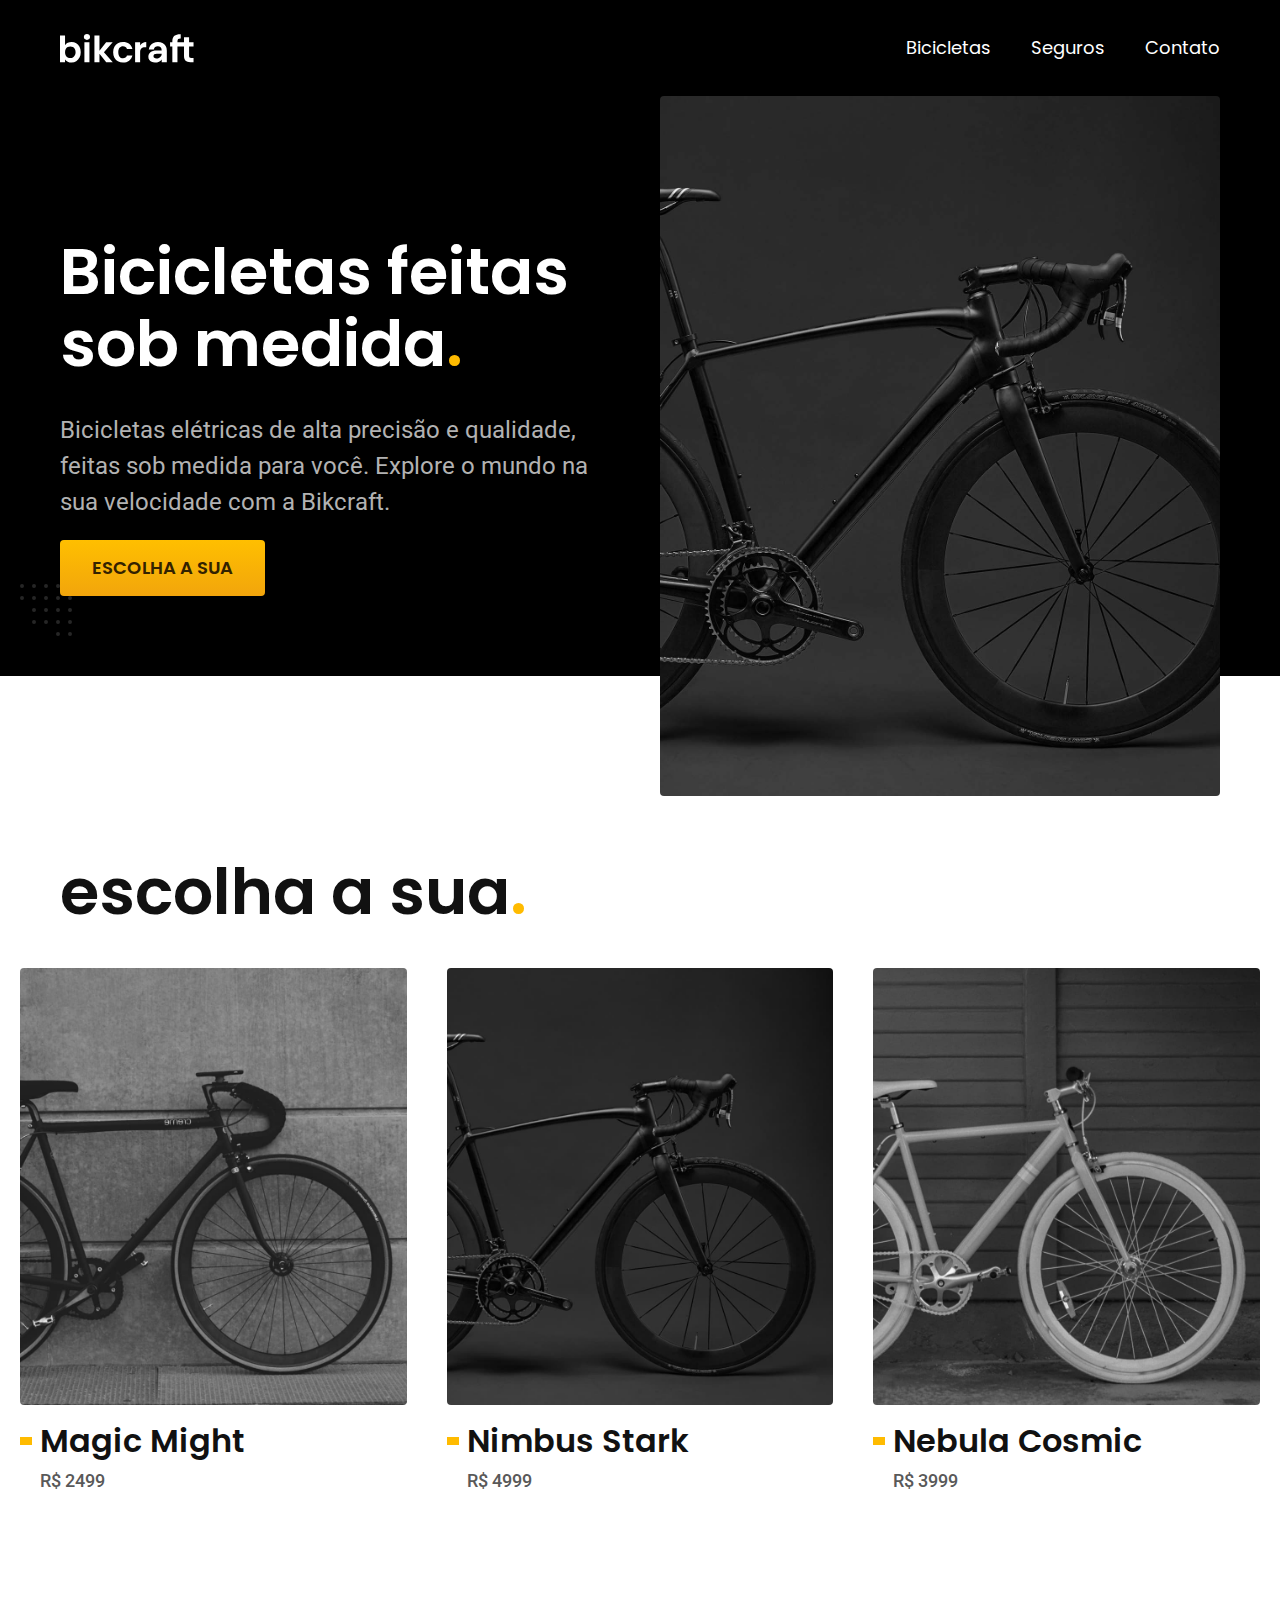
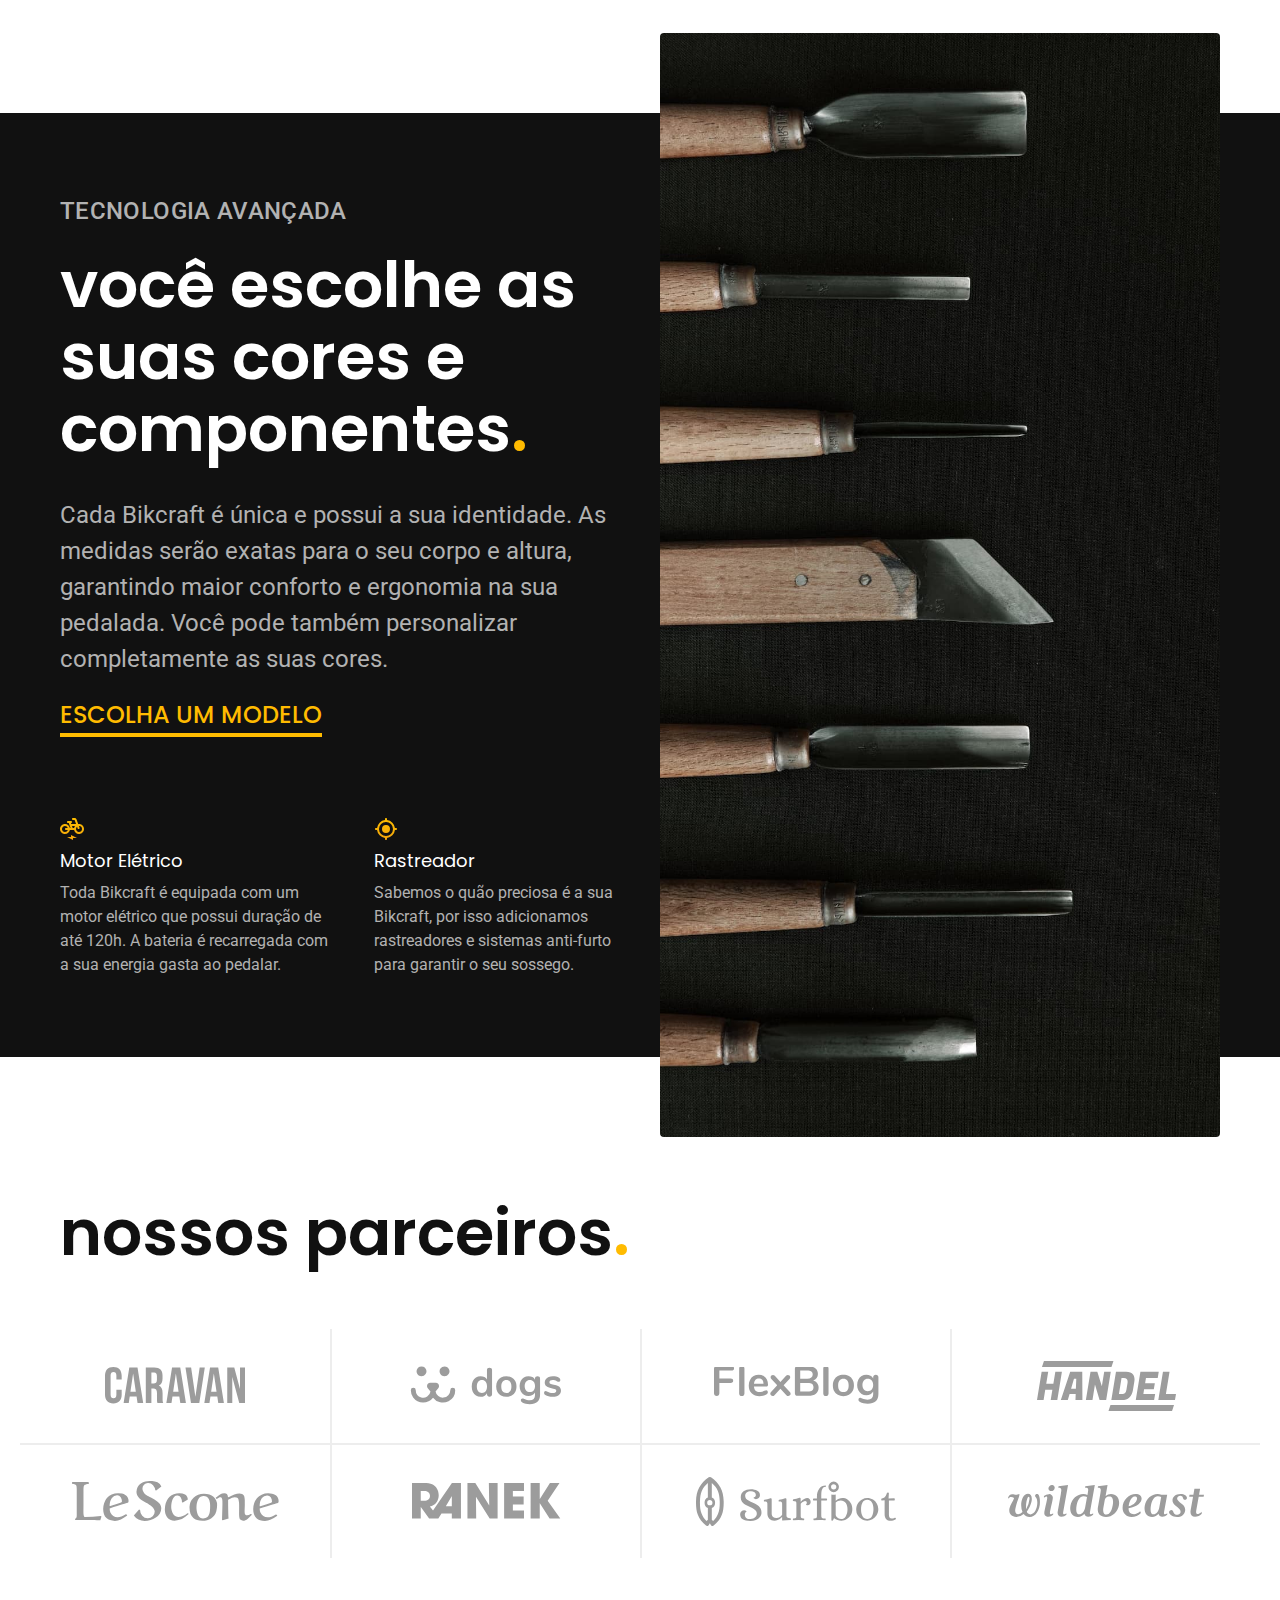
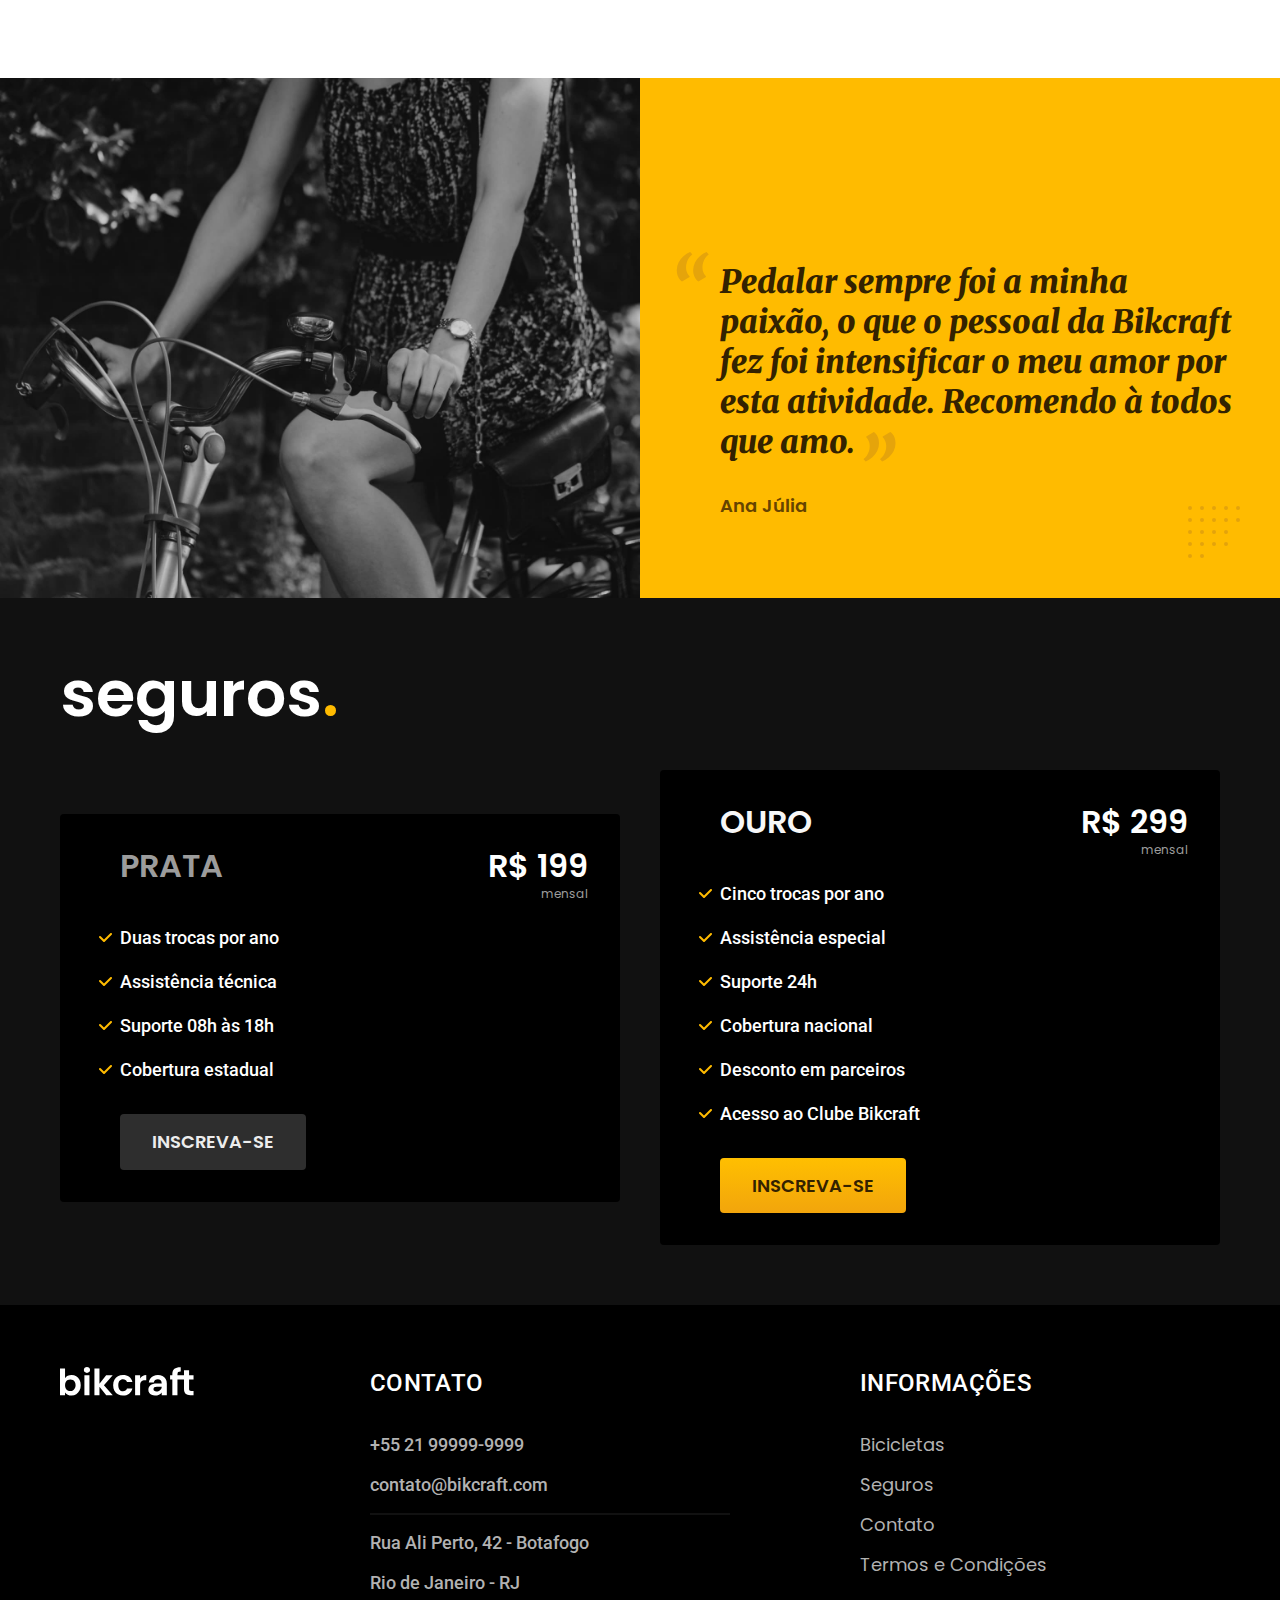
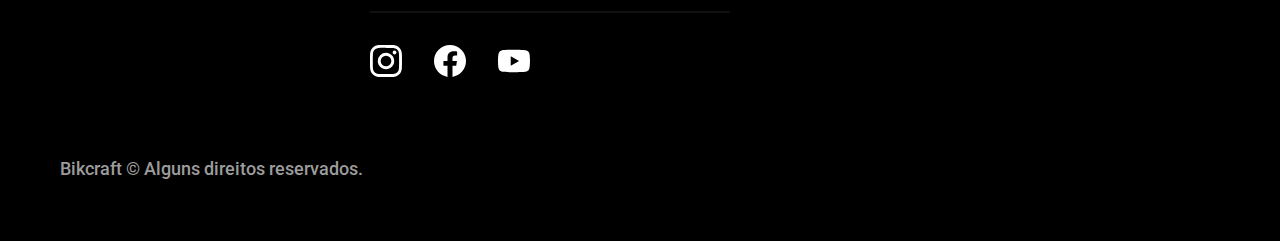
<file: index.html>
<!DOCTYPE html>
<html lang="pt-br">

    <head>
        <meta charset="UTF-8">
        <meta http-equiv="X-UA-Compatible" content="IE=edge">
        <meta name="viewport" content="width=device-width, initial-scale=1.0">
        <title>Bikcraft - Bicicletas Elétricas</title>
        <meta name="description"
            content="Bicicletas elétricas de alta precisão e qualidade, feitas sob medida para você. Explore o mundo na sua velocidade com a Bikcraft.">
        <link rel="icon" href="favicon.ico" type="image/svg+xml">
        <link rel="preload" href="css/style.min.css" as="style">
        <link rel="stylesheet" href="css/style.min.css">
        <link rel="preconnect" href="https://fonts.googleapis.com">
        <link rel="preconnect" href="https://fonts.gstatic.com" crossorigin>
        <link
            href="https://fonts.googleapis.com/css2?family=Merriweather:ital,wght@1,900&family=Poppins:wght@400;600&family=Roboto:wght@400;500&display=swap"
            rel="stylesheet">
        <script>document.documentElement.classList.add("js")</script>
    </head>

    <body>
        <header class="header-bg">
            <div class="header container">
                <a href="./"><img src="img/bikcraft.svg" width="136" height="32" alt="Bikcraft"></a>
                <nav arial-label="primaria">
                    <ul class="header-menu font-1-m cor-0">
                        <li><a href="bicicletas.html">Bicicletas</a></li>
                        <li><a href="seguros.html">Seguros</a></li>
                        <li><a href="contato.html">Contato</a></li>
                    </ul>
                </nav>
            </div>
        </header>

        <main class="introducao-bg">
            <div class="introducao container">
                <div class="introducao-conteudo">
                    <h1 class="font-1-xxl cor-0 fadeInLeft" data-anime="200">Bicicletas feitas sob medida<span
                            class="cor-p1">.</span></h1>
                    <p class="font-2-l cor-5 fadeInLeft" data-anime="400">Bicicletas elétricas de alta precisão e
                        qualidade, feitas
                        sob medida para
                        você. Explore o mundo
                        na sua velocidade com a Bikcraft.</p>
                    <a class="botao fadeInLeft" data-anime="600" href="bicicletas.html">escolha a sua</a>
                </div>
                <picture class="fadeInRight" data-anime="800">
                    <source media="(max-width: 800px)" srcset="img/bicicletas/nimbus.jpg">
                    <img src="img/fotos/introducao.jpg" width="1280" height="1600" alt="Bicicleta elétrica preta">
                </picture>
            </div>
        </main>

        <article class="bicicletas-lista">
            <h2 class="container font-1-xxl">escolha a sua<span class="cor-p1">.</span></h2>
            <ul>
                <li>
                    <a href="bicicletas/magic.html">
                        <img src="img/bicicletas/magic-home.jpg" width="920" height="1040" alt="Bicicleta Preta">
                        <h3 class="font-1-xl">Magic Might</h3>
                        <span class="font-2-m cor-8">R$ 2499</span>
                    </a>
                </li>
                <li>
                    <a href="bicicletas/nimbus.html">
                        <img src="img/bicicletas/nimbus-home.jpg" width="920" height="1040" alt="Bicicleta Preta">
                        <h3 class="font-1-xl">Nimbus Stark</h3>
                        <span class="font-2-m cor-8">R$ 4999</span>
                    </a>
                </li>
                <li>
                    <a href="bicicletas/nebula.html">
                        <img src="img/bicicletas/nebula-home.jpg" width="920" height="1040" alt="Bicicleta Preta">
                        <h3 class="font-1-xl">Nebula Cosmic</h3>
                        <span class="font-2-m cor-8">R$ 3999</span>
                    </a>
                </li>
            </ul>
        </article>

        <article class="tecnologia-bg">
            <div class="tecnologia container">
                <div class="tecnologia-conteudo">
                    <span class="font-2-l-b cor-5">Tecnologia Avançada</span>
                    <h2 class="font-1-xxl cor-0">você escolhe as suas cores e componentes<span class="cor-p1">.</span>
                    </h2>
                    <p class="font-2-l cor-5">Cada Bikcraft é única e possui a sua identidade. As medidas serão exatas
                        para o seu corpo e
                        altura, garantindo maior conforto e ergonomia na sua pedalada. Você pode também personalizar
                        completamente as suas cores.</p>
                    <a class="link" href="bicicletas.html">Escolha um modelo</a>
                    <div class="tecnologia-vantagens">
                        <div>
                            <img src="img/icones/eletrica.svg" width="24" height="24" alt="">
                            <h3 class="font-1-m cor-0">Motor Elétrico</h3>
                            <p class="font-2-s cor-5">Toda Bikcraft é equipada com um motor elétrico que possui duração
                                de
                                até 120h. A bateria é
                                recarregada com a sua energia gasta ao pedalar.</p>
                        </div>
                        <div>
                            <img src="img/icones/rastreador.svg" width="24" height="24" alt="">
                            <h3 class="font-1-m cor-0">Rastreador</h3>
                            <p class="font-2-s cor-5">Sabemos o quão preciosa é a sua Bikcraft, por isso adicionamos
                                rastreadores e sistemas
                                anti-furto para garantir o seu sossego.</p>
                        </div>
                    </div>
                </div>
                <div class="tecnologia-imagem">
                    <img src="img/fotos/tecnologia.jpg" width="1200" height="1920" alt="">
                </div>
            </div>
        </article>
        <section class="parceiros" aria-label="Nossos Parceiros">
            <h2 class="container font-1-xxl">nossos parceiros<span class="cor-p1">.</span></h2>
            <ul>
                <li><img src="img/parceiros/caravan.svg" width="140" height="38" alt="caravan"></li>
                <li><img src="img/parceiros/dogs.svg" width="152" height="39" alt="dogs"></li>
                <li><img src="img/parceiros/flexblog.svg" width="165" height="38" alt="flexblog"></li>
                <li><img src="img/parceiros/handel.svg" width="139" height="50" alt="handel"></li>
                <li><img src="img/parceiros/lescone.svg" width="208" height="41" alt="lescone"></li>
                <li><img src="img/parceiros/ranek.svg" width="149" height="36" alt="ranek"></li>
                <li><img src="img/parceiros/surfbot.svg" width="200" height="49" alt="surfbot"></li>
                <li><img src="img/parceiros/wildbeast.svg" width="196" height="34" alt="wildbeast"></li>
            </ul>
        </section>

        <section class="depoimento" aria-label="Depoimento">
            <div>
                <img src="img/fotos/depoimento.jpg" width="1560" height="1360"
                    alt="Pessoa pedalando uma bicicleta Bikcraft">
            </div>
            <div class="depoimento-conteudo">
                <blockquote class="font-1-xl cor-p5">
                    <p>Pedalar sempre foi a minha paixão, o que o pessoal da Bikcraft fez foi intensificar o meu amor
                        por esta atividade. Recomendo à todos que amo.</p>
                </blockquote>
                <span class="font-1-m-b cor-p4">Ana Júlia</span>
            </div>
        </section>

        <article class="seguros-bg">
            <div class="seguros container">
                <h2 class="font-1-xxl cor-0">seguros<span class="cor-p1">.</span></h2>
                <div class="seguros-item">
                    <h3 class="font-1-xl cor-6">PRATA</h3>
                    <span class="font-1-xl cor-0">R$ 199 <span class="font-1-xs cor-6">mensal</span></span>
                    <ul class="font-2-m cor-0">
                        <li>Duas trocas por ano</li>
                        <li>Assistência técnica</li>
                        <li>Suporte 08h às 18h</li>
                        <li>Cobertura estadual</li>
                    </ul>
                    <a class="botao secundario" href="orcamento.html?tipo=seguro&produto=prata">Inscreva-se</a>
                </div>
                <div class="seguros-item">
                    <h3 class="font-1-xl cor-1">OURO</h3>
                    <span class="font-1-xl cor-0">R$ 299 <span class="font-1-xs cor-6">mensal</span></span>
                    <ul class="font-2-m cor-0">
                        <li>Cinco trocas por ano</li>
                        <li>Assistência especial</li>
                        <li>Suporte 24h</li>
                        <li>Cobertura nacional</li>
                        <li>Desconto em parceiros</li>
                        <li>Acesso ao Clube Bikcraft</li>
                    </ul>
                    <a class="botao" href="orcamento.html?tipo=seguro&produto=ouro">Inscreva-se</a>
                </div>
            </div>
        </article>

        <footer class="footer-bg">
            <div class="footer container">
                <img src="img/bikcraft.svg" width="136" height="32" alt="Bikcraft">
                <div class="footer-contato">
                    <h3 class="font-2-l-b cor-0">Contato</h3>
                    <ul class="font-2-m cor-5">
                        <li><a href="tel:+5535999999999">+55 21 99999-9999</a></li>
                        <li><a href="mailto:contato@bikcraft.com">contato@bikcraft.com</a></li>
                        <li>Rua Ali Perto, 42 - Botafogo</li>
                        <li>Rio de Janeiro - RJ</li>
                    </ul>
                    <div class="footer-redes">
                        <a href=""><img src="img/redes/instagram.svg" width="32" height="32" alt="Instagram"></a>
                        <a href=""><img src="img/redes/facebook.svg" width="32" height="32" alt="Facebook"></a>
                        <a href=""><img src="img/redes/youtube.svg" width="32" height="32" alt="Youtube"></a>
                    </div>
                </div>
                <div class="footer-informacoes">
                    <h3 class="font-2-l-b cor-0">Informações</h3>
                    <nav>
                        <ul class="font-1-m cor-5">
                            <li><a href="bicicletas.html">Bicicletas</a></li>
                            <li><a href="seguros.html">Seguros</a></li>
                            <li><a href="contato.html">Contato</a></li>
                            <li><a href="termos.html">Termos e Condições</a></li>
                        </ul>
                    </nav>
                </div>
                <p class="font-2-m cor-6 footer-copy">Bikcraft © Alguns direitos reservados.</p>
            </div>
        </footer>

        <script src="js/plugins/simple-anime.js"></script>
        <script src="js/script.js"></script>
    </body>

</html>
</file>
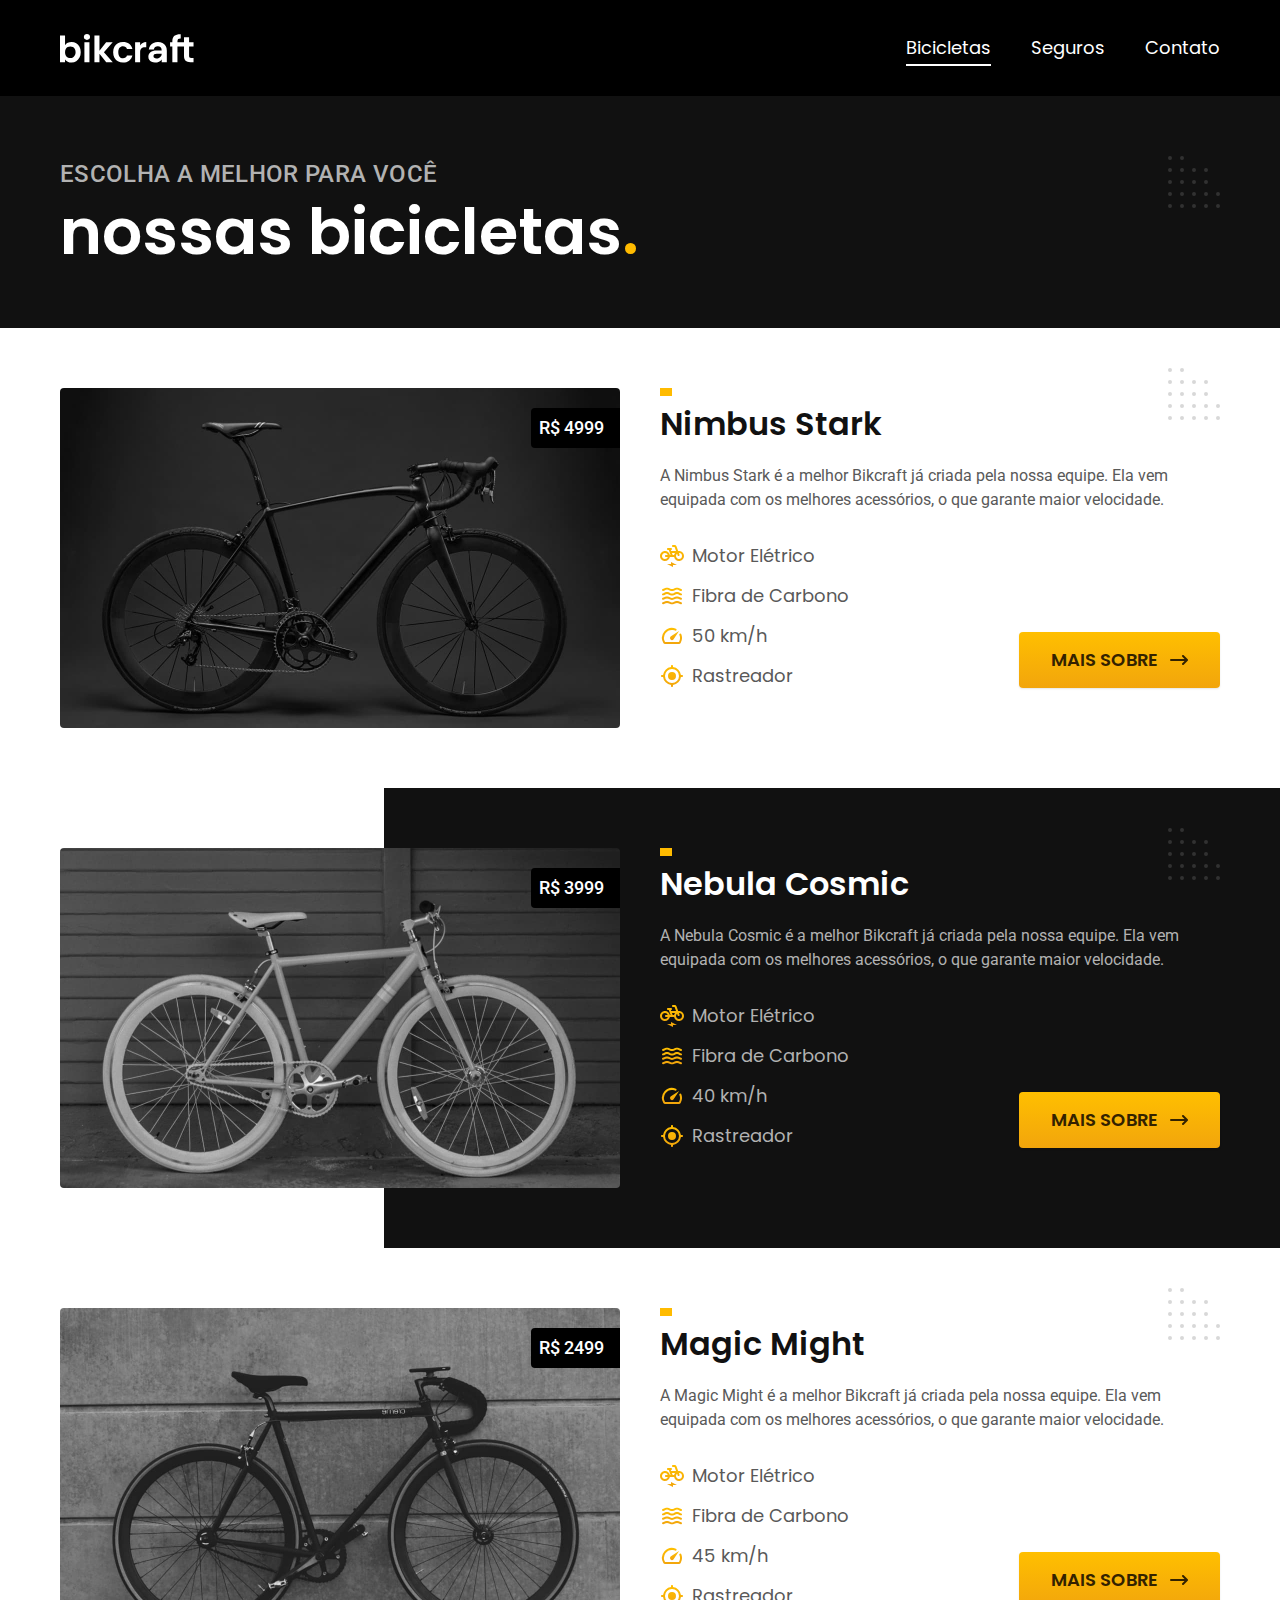
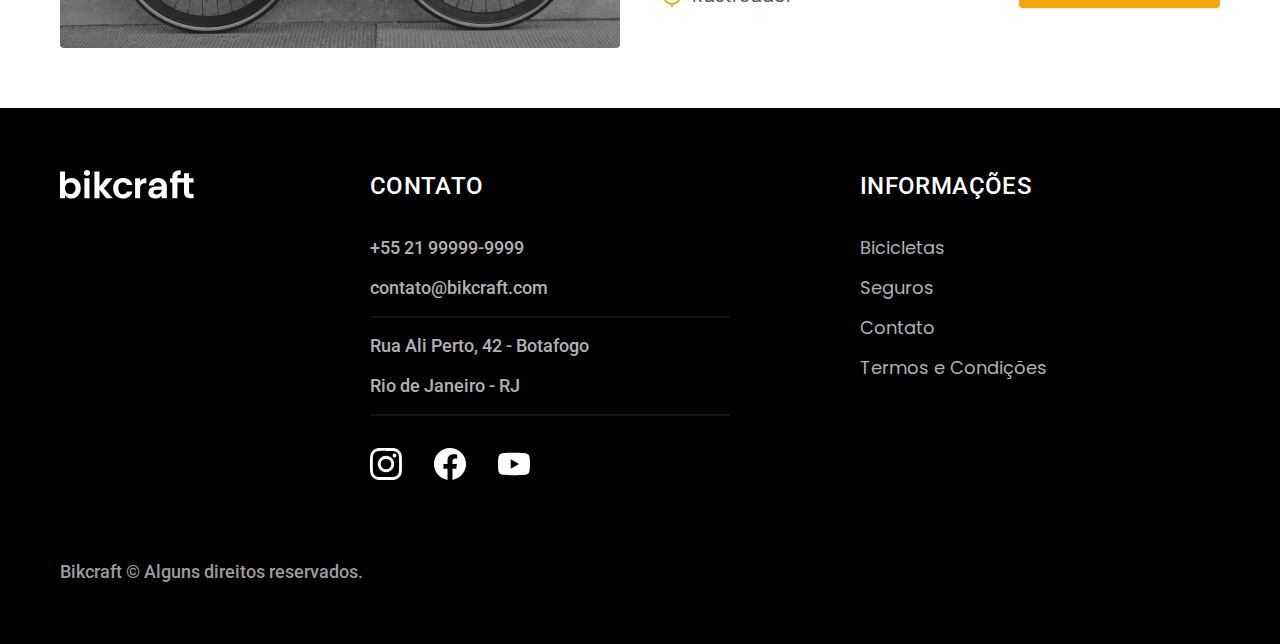
<file: bicicletas.html>
<!DOCTYPE html>
<html lang="pt-br">

    <head>
        <meta charset="UTF-8">
        <meta http-equiv="X-UA-Compatible" content="IE=edge">
        <meta name="viewport" content="width=device-width, initial-scale=1.0">
        <title>Bicicletas | Bikcraft</title>
        <meta name="description" content="Termos e condições.">
        <link rel="icon" href="favicon.ico" type="image/svg+xml">
        <link rel="preload" href="css/style.min.css" as="style">
        <link rel="stylesheet" href="css/style.min.css">
        <link rel="preconnect" href="https://fonts.googleapis.com">
        <link rel="preconnect" href="https://fonts.gstatic.com" crossorigin>
        <link
            href="https://fonts.googleapis.com/css2?family=Merriweather:ital,wght@1,900&family=Poppins:wght@400;600&family=Roboto:wght@400;500&display=swap"
            rel="stylesheet">
        <script>document.documentElement.classList.add("js")</script>
    </head>

    <body id="bicicletas">
        <header class="header-bg">
            <div class="header container">
                <a href="./"><img src="img/bikcraft.svg" width="136" height="32" alt="Bikcraft"></a>
                <nav arial-label="primaria">
                    <ul class="header-menu font-1-m cor-0">
                        <li><a href="bicicletas.html">Bicicletas</a></li>
                        <li><a href="seguros.html">Seguros</a></li>
                        <li><a href="contato.html">Contato</a></li>
                    </ul>
                </nav>
            </div>
        </header>

        <main>
            <div class="titulo-bg">
                <div class="titulo container">
                    <p class="font-2-l-b cor-5">Escolha a melhor para você</p>
                    <h1 class="font-1-xxl cor-0">nossas bicicletas<span class="cor-p1">.</span></h1>
                </div>
            </div>

            <div class="bicicletas container">
                <div class="bicicletas-imagem">
                    <img src="img/bicicletas/nimbus.jpg" alt="Bicicleta Preta">
                    <span class="font-2-m cor-0">R$ 4999</span>
                </div>
                <div class="bicicletas-conteudo">
                    <h2 class="font-1-xl">Nimbus Stark</h2>
                    <p class="font-2-s cor-8">A Nimbus Stark é a melhor Bikcraft já criada pela nossa equipe. Ela
                        vem equipada com os
                        melhores acessórios, o que garante maior velocidade.</p>
                    <ul class="font-1-m cor-8">
                        <li><img src="img/icones/eletrica.svg" width="24" height="24" alt="">
                            Motor Elétrico</li>
                        <li><img src="img/icones/carbono.svg" width="24" height="24" alt="">
                            Fibra de Carbono</li>
                        <li><img src="img/icones/velocidade.svg" width="24" height="24" alt="">
                            50 km/h</li>
                        <li><img src="img/icones/rastreador.svg" width="24" height="24" alt="">
                            Rastreador</li>
                    </ul>
                    <a class="botao seta" href="bicicletas/nimbus.html">Mais Sobre</a>
                </div>
            </div>

            <div class="bicicletas-bg">
                <div class="bicicletas container">
                    <div class="bicicletas-imagem">
                        <img src="img/bicicletas/nebula.jpg" width="1120" height="680" alt="Bicicleta Branca">
                        <span class="font-2-m cor-0">R$ 3999</span>
                    </div>
                    <div class="bicicletas-conteudo">
                        <h2 class="font-1-xl cor-0">Nebula Cosmic</h2>
                        <p class="font-2-s cor-5">A Nebula Cosmic é a melhor Bikcraft já criada pela nossa equipe. Ela
                            vem
                            equipada com os melhores acessórios, o que garante maior velocidade.</p>
                        <ul class="font-1-m cor-5">
                            <li><img src="img/icones/eletrica.svg" width="24" height="24" alt="">
                                Motor Elétrico</li>
                            <li><img src="img/icones/carbono.svg" width="24" height="24" alt="">
                                Fibra de Carbono</li>
                            <li><img src="img/icones/velocidade.svg" width="24" height="24" alt="">
                                40 km/h</li>
                            <li><img src="img/icones/rastreador.svg" width="24" height="24" alt="">
                                Rastreador</li>
                        </ul>
                        <a class="botao seta" href="bicicletas/nebula.html">Mais Sobre</a>
                    </div>
                </div>
            </div>

            <div class="bicicletas container">
                <div class="bicicletas-imagem">
                    <img src="img/bicicletas/magic.jpg" width="1120" height="680" alt="Bicicleta Preta">
                    <span class="font-2-m cor-0">R$ 2499</span>
                </div>
                <div class="bicicletas-conteudo">
                    <h2 class="font-1-xl">Magic Might</h2>
                    <p class="font-2-s cor-8">A Magic Might é a melhor Bikcraft já criada pela nossa equipe. Ela vem
                        equipada com os melhores acessórios, o que garante maior velocidade.</p>
                    <ul class="font-1-m cor-8">
                        <li><img src="img/icones/eletrica.svg" width="24" height="24" alt="">
                            Motor Elétrico</li>
                        <li><img src="img/icones/carbono.svg" width="24" height="24" alt="">
                            Fibra de Carbono</li>
                        <li><img src="img/icones/velocidade.svg" width="24" height="24" alt="">
                            45 km/h</li>
                        <li><img src="img/icones/rastreador.svg" width="24" height="24" alt="">
                            Rastreador</li>
                    </ul>
                    <a class="botao seta" href="bicicletas/magic.html">Mais Sobre</a>
                </div>
            </div>
        </main>

        <footer class="footer-bg">
            <div class="footer container">
                <img src="img/bikcraft.svg" width="136" height="32" alt="Bikcraft">
                <div class="footer-contato">
                    <h3 class="font-2-l-b cor-0">Contato</h3>
                    <ul class="font-2-m cor-5">
                        <li><a href="tel:+5535999999999">+55 21 99999-9999</a></li>
                        <li><a href="mailto:contato@bikcraft.com">contato@bikcraft.com</a></li>
                        <li>Rua Ali Perto, 42 - Botafogo</li>
                        <li>Rio de Janeiro - RJ</li>
                    </ul>
                    <div class="footer-redes">
                        <a href=""><img src="img/redes/instagram.svg" width="32" height="32" alt="Instagram"></a>
                        <a href=""><img src="img/redes/facebook.svg" width="32" height="32" alt="Facebook"></a>
                        <a href=""><img src="img/redes/youtube.svg" width="32" height="32" alt="Youtube"></a>
                    </div>
                </div>
                <div class="footer-informacoes">
                    <h3 class="font-2-l-b cor-0">Informações</h3>
                    <nav>
                        <ul class="font-1-m cor-5">
                            <li><a href="bicicletas.html">Bicicletas</a></li>
                            <li><a href="seguros.html">Seguros</a></li>
                            <li><a href="contato.html">Contato</a></li>
                            <li><a href="termos.html">Termos e Condições</a></li>
                        </ul>
                    </nav>
                </div>
                <p class="font-2-m cor-6 footer-copy">Bikcraft © Alguns direitos reservados.</p>
            </div>
        </footer>
        <script src="js/script.js"></script>
    </body>

</html>
</file>
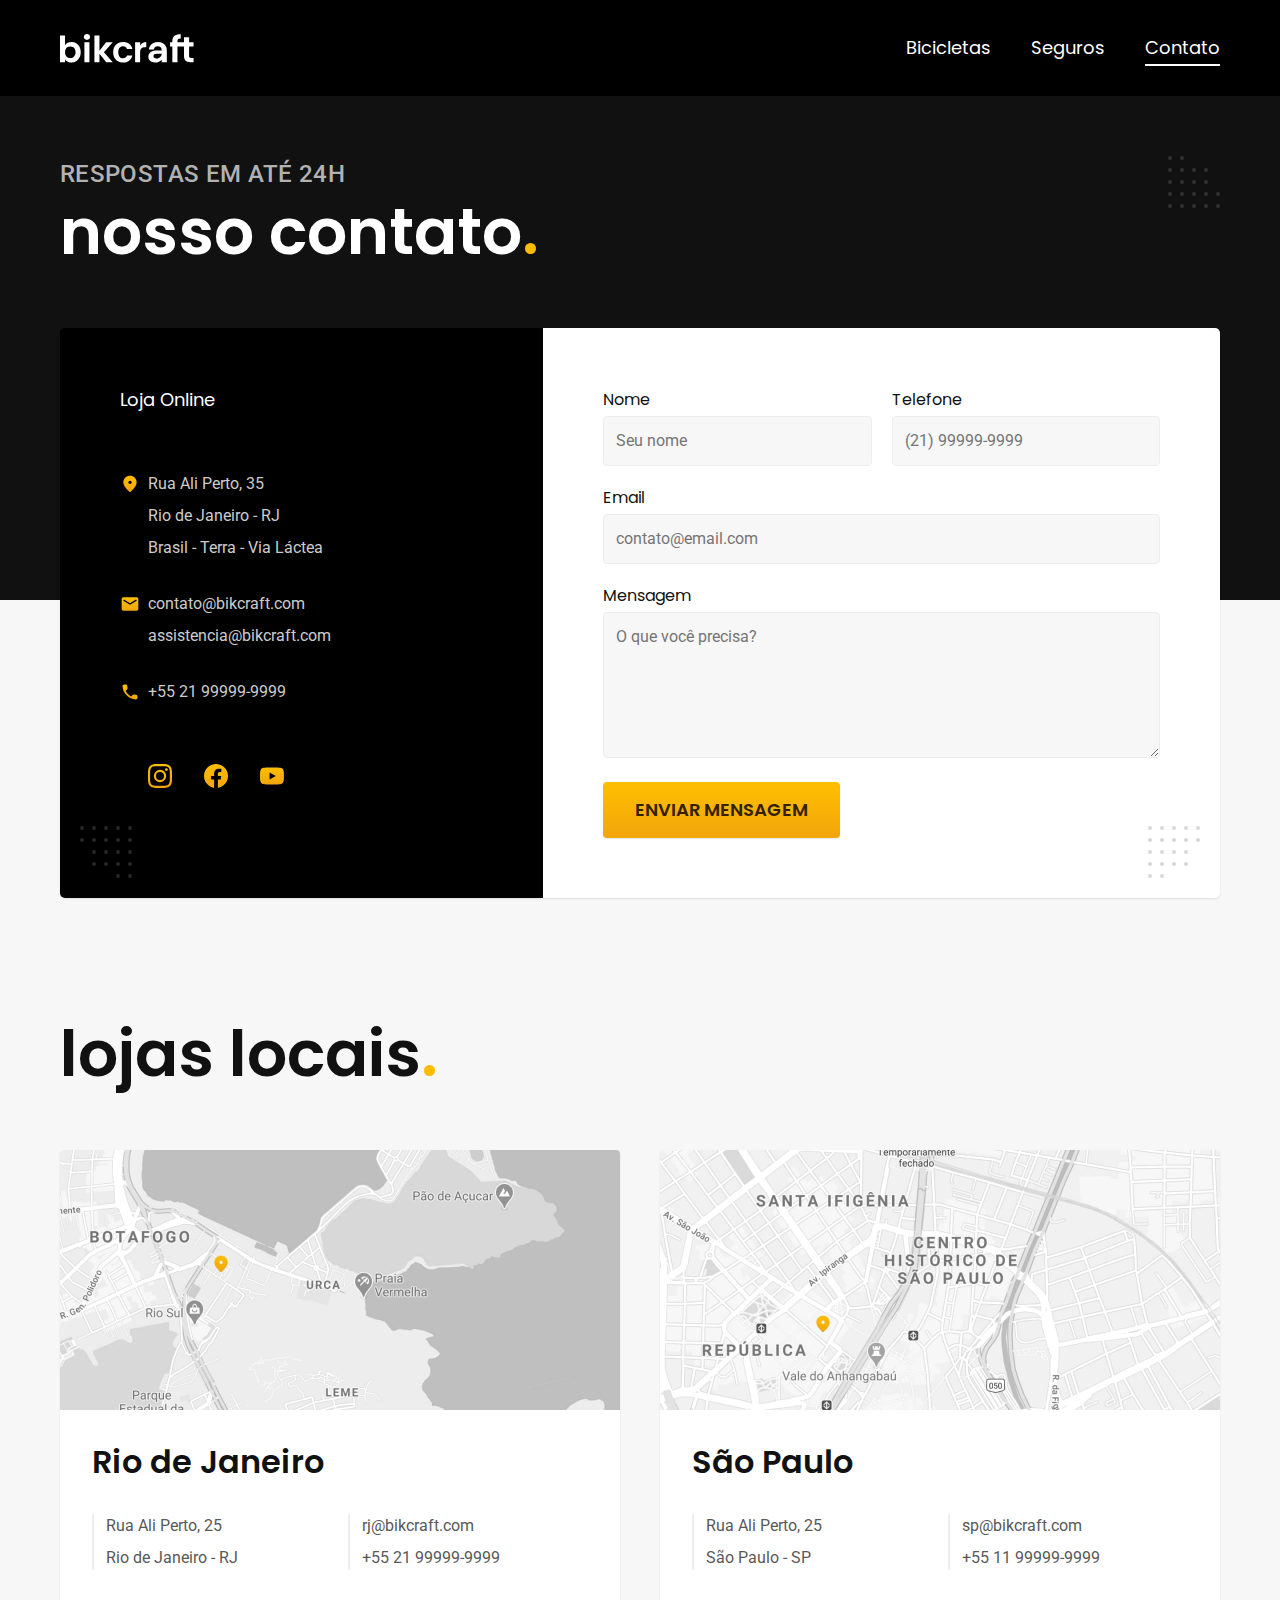
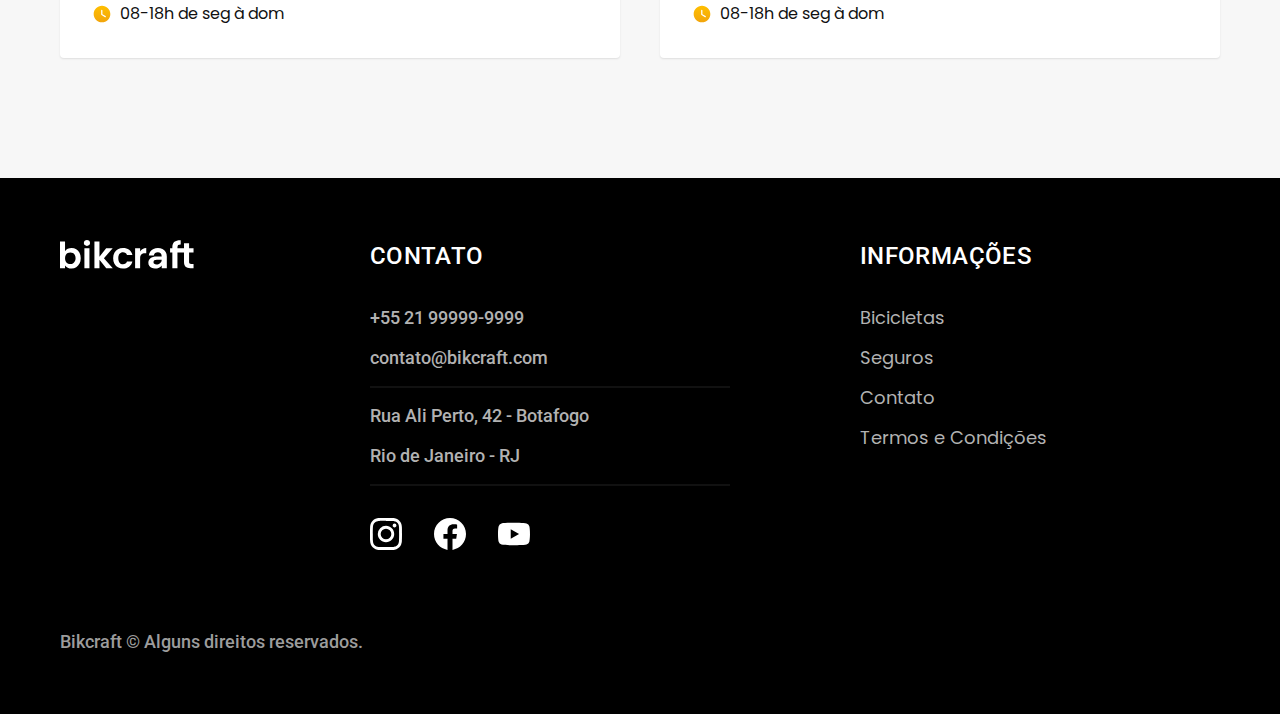
<file: contato.html>
<!DOCTYPE html>
<html lang="pt-br">

    <head>
        <meta charset="UTF-8">
        <meta http-equiv="X-UA-Compatible" content="IE=edge">
        <meta name="viewport" content="width=device-width, initial-scale=1.0">
        <title>Contato | Bikcraft</title>
        <meta name="description" content="Contato.">
        <link rel="icon" href="favicon.ico" type="image/svg+xml">
        <link rel="preload" href="css/style.min.css" as="style">
        <link rel="stylesheet" href="css/style.min.css">
        <link rel="preconnect" href="https://fonts.googleapis.com">
        <link rel="preconnect" href="https://fonts.gstatic.com" crossorigin>
        <link
            href="https://fonts.googleapis.com/css2?family=Merriweather:ital,wght@1,900&family=Poppins:wght@400;600&family=Roboto:wght@400;500&display=swap"
            rel="stylesheet">
        <script>document.documentElement.classList.add("js")</script>
    </head>

    <body id="contato">
        <header class="header-bg">
            <div class="header container">
                <a href="./"><img src="img/bikcraft.svg" width="136" height="32" alt="Bikcraft"></a>
                <nav arial-label="primaria">
                    <ul class="header-menu font-1-m cor-0">
                        <li><a href="bicicletas.html">Bicicletas</a></li>
                        <li><a href="seguros.html">Seguros</a></li>
                        <li><a href="contato.html">Contato</a></li>
                    </ul>
                </nav>
            </div>
        </header>

        <main>
            <div class="titulo-bg">
                <div class="titulo container">
                    <p class="font-2-l-b cor-5">Respostas em até 24h</p>
                    <h1 class="font-1-xxl cor-0">nosso contato<span class="cor-p1">.</span></h1>
                </div>
            </div>

            <div class="contato container">
                <section class="contato-dados" aria-label="Endereço">
                    <h2 class="font-1-m cor-0">Loja Online</h2>
                    <div class="contato-endereco font-2-s cor-4">
                        <p>Rua Ali Perto, 35</p>
                        <p>Rio de Janeiro - RJ</p>
                        <p>Brasil - Terra - Via Láctea</p>
                    </div>
                    <address class="contato-meios font-2-s cor-4">
                        <a href="mailto:contato@bikcraft.com">contato@bikcraft.com</a>
                        <a href="mailto:assistencia@bikcraft.com">assistencia@bikcraft.com</a>
                        <a href="tel:+5535999999999">+55 21 99999-9999</a>
                    </address>
                    <div class="contato-redes">
                        <a href=""><img src="img/redes/instagram-p.svg" width="24" height="24" alt="Instagram"></a>
                        <a href=""><img src="img/redes/facebook-p.svg" width="24" height="24" alt="Facebook"></a>
                        <a href=""><img src="img/redes/youtube-p.svg" width="24" height="24" alt="Youtube"></a>
                    </div>
                </section>
                <section class="contato-formulario" aria-label="Formulário">
                    <form class="form" action="contato.html">
                        <div>
                            <label for="nome">Nome</label>
                            <input type="text" id="nome" name="nome" placeholder="Seu nome">
                        </div>
                        <div>
                            <label for="telefone">Telefone</label>
                            <input type="text" id="telefone" name="telefone" placeholder="(21) 99999-9999">
                        </div>
                        <div class="col-2">
                            <label for="email">Email</label>
                            <input type="email" id="email" name="email" placeholder="contato@email.com">
                        </div>
                        <div class="col-2">
                            <label for="mensagem">Mensagem</label>
                            <textarea rows="5" id="mensagem" name="mensagem"
                                placeholder="O que você precisa?"></textarea>
                        </div>
                        <button class="botao col-2">Enviar Mensagem</button>
                    </form>
                </section>
            </div>
        </main>

        <article class="lojas container">
            <h2 class="font-1-xxl">lojas locais<span class="cor-p1">.</span></h2>
            <div class="lojas-item">
                <img src="img/lojas/rj.jpg" width="1120" height="520"
                    alt="Mapa marcando o endereço em Rua Ali Perto, 25 - Rio de Janeiro - RJ">
                <div class="lojas-conteudo">
                    <h3 class="font-1-xl">Rio de Janeiro</h3>
                    <div class="lojas-dados font-2-s cor-8">
                        <p>Rua Ali Perto, 25</p>
                        <p>Rio de Janeiro - RJ</p>
                    </div>
                    <div class="lojas-dados font-2-s cor-8">
                        <a href="mailto:rj@bikcraft.com">rj@bikcraft.com</a>
                        <a href="tel:+5521999999999">+55 21 99999-9999</a>
                    </div>
                    <p class="lojas-tempo font-1-s"><img src="img/icones/horario.svg" width="20" height="20" alt="">
                        08-18h de seg à dom</p>
                </div>
            </div>
            <div class="lojas-item">
                <img src="img/lojas/sp.jpg" width="1120" height="520"
                    alt="Mapa marcando o endereço em Rua Ali Perto, 25 - São Paulo - SP">
                <div class="lojas-conteudo">
                    <h3 class="font-1-xl">São Paulo</h3>
                    <div class="lojas-dados font-2-s cor-8">
                        <p>Rua Ali Perto, 25</p>
                        <p>São Paulo - SP</p>
                    </div>
                    <div class="lojas-dados font-2-s cor-8">
                        <a href="mailto:sp@bikcraft.com">sp@bikcraft.com</a>
                        <a href="tel:+5511999999999">+55 11 99999-9999</a>
                    </div>
                    <p class="lojas-tempo font-1-s"><img src="img/icones/horario.svg" width="20" height="20" alt="">
                        08-18h de seg à dom</p>
                </div>
            </div>
        </article>

        <footer class="footer-bg">
            <div class="footer container">
                <img src="img/bikcraft.svg" width="136" height="32" alt="Bikcraft">
                <div class="footer-contato">
                    <h3 class="font-2-l-b cor-0">Contato</h3>
                    <ul class="font-2-m cor-5">
                        <li><a href="tel:+5535999999999">+55 21 99999-9999</a></li>
                        <li><a href="mailto:contato@bikcraft.com">contato@bikcraft.com</a></li>
                        <li>Rua Ali Perto, 42 - Botafogo</li>
                        <li>Rio de Janeiro - RJ</li>
                    </ul>
                    <div class="footer-redes">
                        <a href=""><img src="img/redes/instagram.svg" width="32" height="32" alt="Instagram"></a>
                        <a href=""><img src="img/redes/facebook.svg" width="32" height="32" alt="Facebook"></a>
                        <a href=""><img src="img/redes/youtube.svg" width="32" height="32" alt="Youtube"></a>
                    </div>
                </div>
                <div class="footer-informacoes">
                    <h3 class="font-2-l-b cor-0">Informações</h3>
                    <nav>
                        <ul class="font-1-m cor-5">
                            <li><a href="bicicletas.html">Bicicletas</a></li>
                            <li><a href="seguros.html">Seguros</a></li>
                            <li><a href="contato.html">Contato</a></li>
                            <li><a href="termos.html">Termos e Condições</a></li>
                        </ul>
                    </nav>
                </div>
                <p class="font-2-m cor-6 footer-copy">Bikcraft © Alguns direitos reservados.</p>
            </div>
        </footer>
        <script src="js/script.js"></script>
    </body>

</html>
</file>
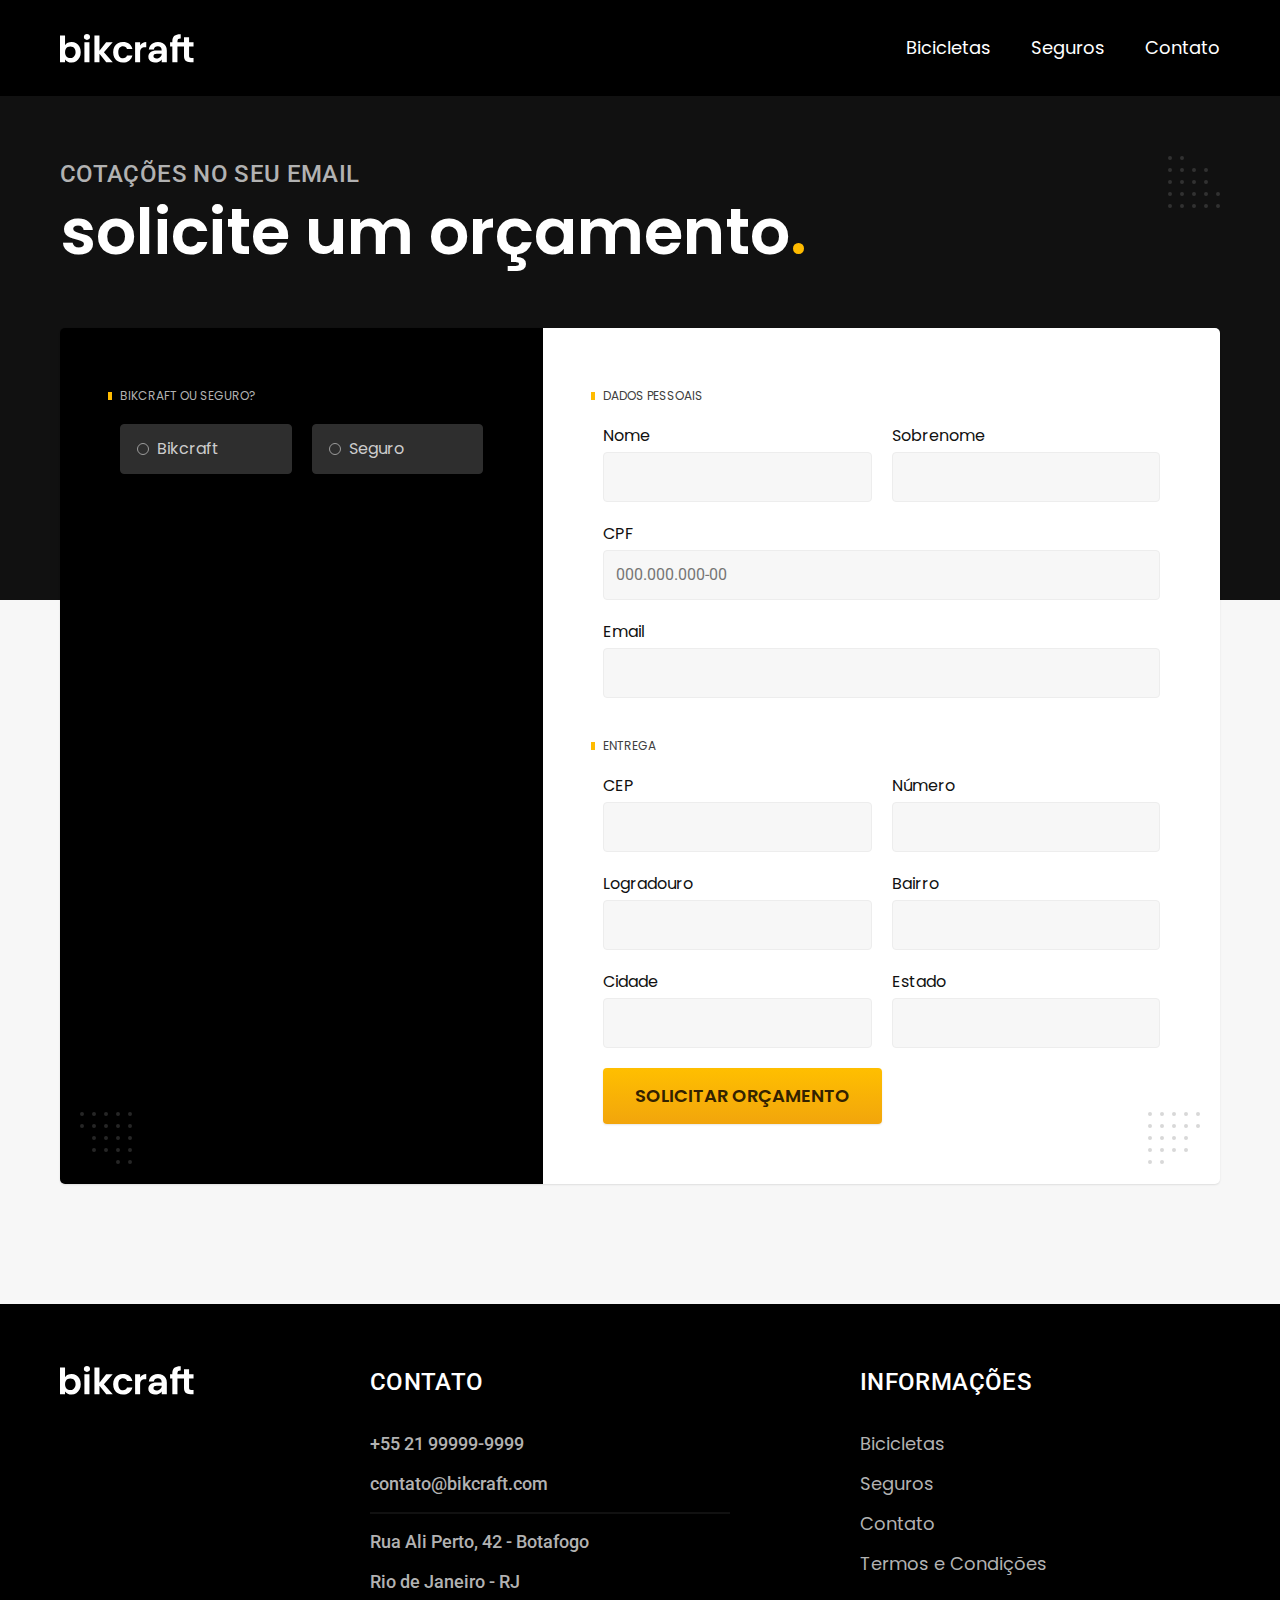
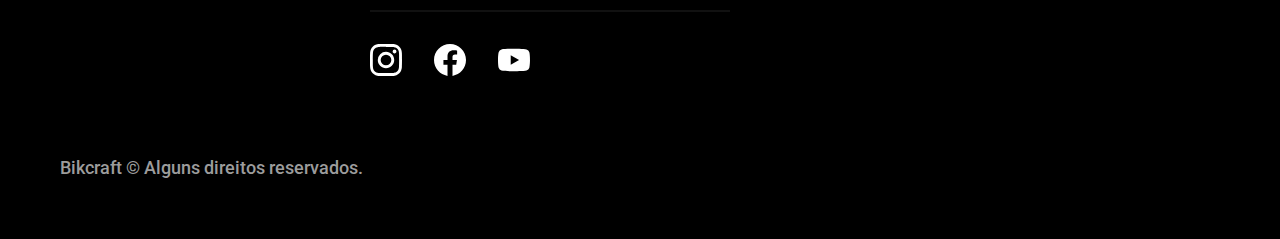
<file: orcamento.html>
<!DOCTYPE html>
<html lang="pt-br">

    <head>
        <meta charset="UTF-8">
        <meta http-equiv="X-UA-Compatible" content="IE=edge">
        <meta name="viewport" content="width=device-width, initial-scale=1.0">
        <title>Orçamento | Bikcraft</title>
        <meta name="description" content="Orçamento.">
        <link rel="icon" href="favicon.ico" type="image/svg+xml">
        <link rel="preload" href="css/style.min.css" as="style">
        <link rel="stylesheet" href="css/style.min.css">
        <link rel="preconnect" href="https://fonts.googleapis.com">
        <link rel="preconnect" href="https://fonts.gstatic.com" crossorigin>
        <link
            href="https://fonts.googleapis.com/css2?family=Merriweather:ital,wght@1,900&family=Poppins:wght@400;600&family=Roboto:wght@400;500&display=swap"
            rel="stylesheet">
        <script>document.documentElement.classList.add("js")</script>
    </head>

    <body id="orcamento">
        <header class="header-bg">
            <div class="header container">
                <a href="./"><img src="img/bikcraft.svg" width="136" height="32" alt="Bikcraft"></a>
                <nav arial-label="primaria">
                    <ul class="header-menu font-1-m cor-0">
                        <li><a href="bicicletas.html">Bicicletas</a></li>
                        <li><a href="seguros.html">Seguros</a></li>
                        <li><a href="contato.html">Contato</a></li>
                    </ul>
                </nav>
            </div>
        </header>

        <main>
            <div class="titulo-bg">
                <div class="titulo container">
                    <p class="font-2-l-b cor-5">Cotações no seu email</p>
                    <h1 class="font-1-xxl cor-0">solicite um orçamento<span class="cor-p1">.</span></h1>
                </div>
            </div>

            <form class="orcamento container" action="./">
                <div class="orcamento-produto">
                    <h2 class="font-1-xs cor-5">Bikcraft ou Seguro?</h2>

                    <input type="radio" name="tipo" value="bikcraft" id="bikcraft">
                    <label for="bikcraft">Bikcraft</label>

                    <input type="radio" name="tipo" value="seguro" id="seguro">
                    <label for="seguro">Seguro</label>

                    <div class="orcamento-conteudo" id="orcamento-bikcraft">
                        <h2 class="font-1-xs cor-5">Escolha a sua</h2>

                        <input type="radio" name="produto" value="nimbus" id="nimbus">
                        <label for="nimbus">Nimbus Stark <span>R$ 4999</span></label>
                        <div class="orcamento-detalhes">
                            <ul class="font-1-xs cor-8">
                                <li><img src="img/icones/eletrica.svg" width="24" height="24" alt="">Motor Elétrico</li>
                                <li><img src="img/icones/carbono.svg" width="24" height="24" alt="">Fibra de Carbono
                                </li>
                                <li><img src="img/icones/velocidade.svg" width="24" height="24" alt="">50 km/h</li>
                                <li><img src="img/icones/rastreador.svg" width="24" height="24" alt="">Rastreador</li>
                            </ul>
                            <img src="img/bicicletas/nimbus.jpg" alt="Bicicleta Preta">
                        </div>

                        <input type="radio" name="produto" value="magic" id="magic">
                        <label for="magic">Magic Might <span>R$ 2499</span></label>
                        <div class="orcamento-detalhes">
                            <ul class="font-1-xs cor-8">
                                <li><img src="img/icones/eletrica.svg" width="24" height="24" alt="">Motor Elétrico</li>
                                <li><img src="img/icones/carbono.svg" width="24" height="24" alt="">Fibra de Carbono
                                </li>
                                <li><img src="img/icones/velocidade.svg" width="24" height="24" alt="">45 km/h</li>
                                <li><img src="img/icones/rastreador.svg" width="24" height="24" alt="">Rastreador</li>
                            </ul>
                            <img src="img/bicicletas/magic.jpg" width="1120" height="680" alt="Bicicleta Preta">
                        </div>

                        <input type="radio" name="produto" value="nebula" id="nebula">
                        <label for="nebula">Nebula Cosmic <span>R$ 3999</span></label>
                        <div class="orcamento-detalhes">
                            <ul class="font-1-xs cor-8">
                                <li><img src="img/icones/eletrica.svg" width="24" height="24" alt="">Motor Elétrico</li>
                                <li><img src="img/icones/carbono.svg" width="24" height="24" alt="">Fibra de Carbono
                                </li>
                                <li><img src="img/icones/velocidade.svg" width="24" height="24" alt="">40 km/h</li>
                                <li><img src="img/icones/rastreador.svg" width="24" height="24" alt="">Rastreador</li>
                            </ul>
                            <img src="img/bicicletas/nebula.jpg" width="1120" height="680" alt="Bicicleta Branca">
                        </div>

                    </div>

                    <div class="orcamento-conteudo" id="orcamento-seguro">
                        <h2 class="font-1-xs cor-5">Escolha o plano</h2>

                        <input type="radio" name="produto" value="prata" id="prata">
                        <label for="prata">Prata <span>R$ 199</span></label>

                        <input type="radio" name="produto" value="ouro" id="ouro">
                        <label for="ouro">Ouro <span>R$ 299</span></label>
                    </div>
                </div>
                <div class="orcamento-dados form">
                    <h2 class="font-1-xs cor-9 col-2">dados pessoais</h2>
                    <div>
                        <label for="nome">Nome</label>
                        <input type="text" id="nome" name="nome">
                    </div>
                    <div>
                        <label for="sobrenome">Sobrenome</label>
                        <input type="text" id="sobrenome" name="sobrenome">
                    </div>
                    <div class="col-2">
                        <label for="cpf">CPF</label>
                        <input type="text" id="cpf" name="cpf" placeholder="000.000.000-00">
                    </div>
                    <div class="col-2">
                        <label for="email">Email</label>
                        <input type="email" id="email" name="email">
                    </div>
                    <h2 class="font-1-xs cor-9 col-2">entrega</h2>
                    <div>
                        <label for="cep">CEP</label>
                        <input type="text" id="cep" name="cep">
                    </div>
                    <div>
                        <label for="numero">Número</label>
                        <input type="text" id="numero" name="numero">
                    </div>
                    <div>
                        <label for="logradouro">Logradouro</label>
                        <input type="text" id="logradouro" name="logradouro">
                    </div>
                    <div>
                        <label for="bairro">Bairro</label>
                        <input type="text" id="bairro" name="bairro">
                    </div>
                    <div>
                        <label for="cidade">Cidade</label>
                        <input type="text" id="cidade" name="cidade">
                    </div>
                    <div>
                        <label for="estado">Estado</label>
                        <input type="text" id="estado" name="estado">
                    </div>
                    <button class="botao col-2">Solicitar Orçamento</button>
                </div>
            </form>
        </main>

        <footer class="footer-bg">
            <div class="footer container">
                <img src="img/bikcraft.svg" width="136" height="32" alt="Bikcraft">
                <div class="footer-contato">
                    <h3 class="font-2-l-b cor-0">Contato</h3>
                    <ul class="font-2-m cor-5">
                        <li><a href="tel:+5535999999999">+55 21 99999-9999</a></li>
                        <li><a href="mailto:contato@bikcraft.com">contato@bikcraft.com</a></li>
                        <li>Rua Ali Perto, 42 - Botafogo</li>
                        <li>Rio de Janeiro - RJ</li>
                    </ul>
                    <div class="footer-redes">
                        <a href=""><img src="img/redes/instagram.svg" width="32" height="32" alt="Instagram"></a>
                        <a href=""><img src="img/redes/facebook.svg" width="32" height="32" alt="Facebook"></a>
                        <a href=""><img src="img/redes/youtube.svg" width="32" height="32" alt="Youtube"></a>
                    </div>
                </div>
                <div class="footer-informacoes">
                    <h3 class="font-2-l-b cor-0">Informações</h3>
                    <nav>
                        <ul class="font-1-m cor-5">
                            <li><a href="bicicletas.html">Bicicletas</a></li>
                            <li><a href="seguros.html">Seguros</a></li>
                            <li><a href="contato.html">Contato</a></li>
                            <li><a href="termos.html">Termos e Condições</a></li>
                        </ul>
                    </nav>
                </div>
                <p class="font-2-m cor-6 footer-copy">Bikcraft © Alguns direitos reservados.</p>
            </div>
        </footer>
        <script src="js/script.js"></script>
    </body>

</html>
</file>
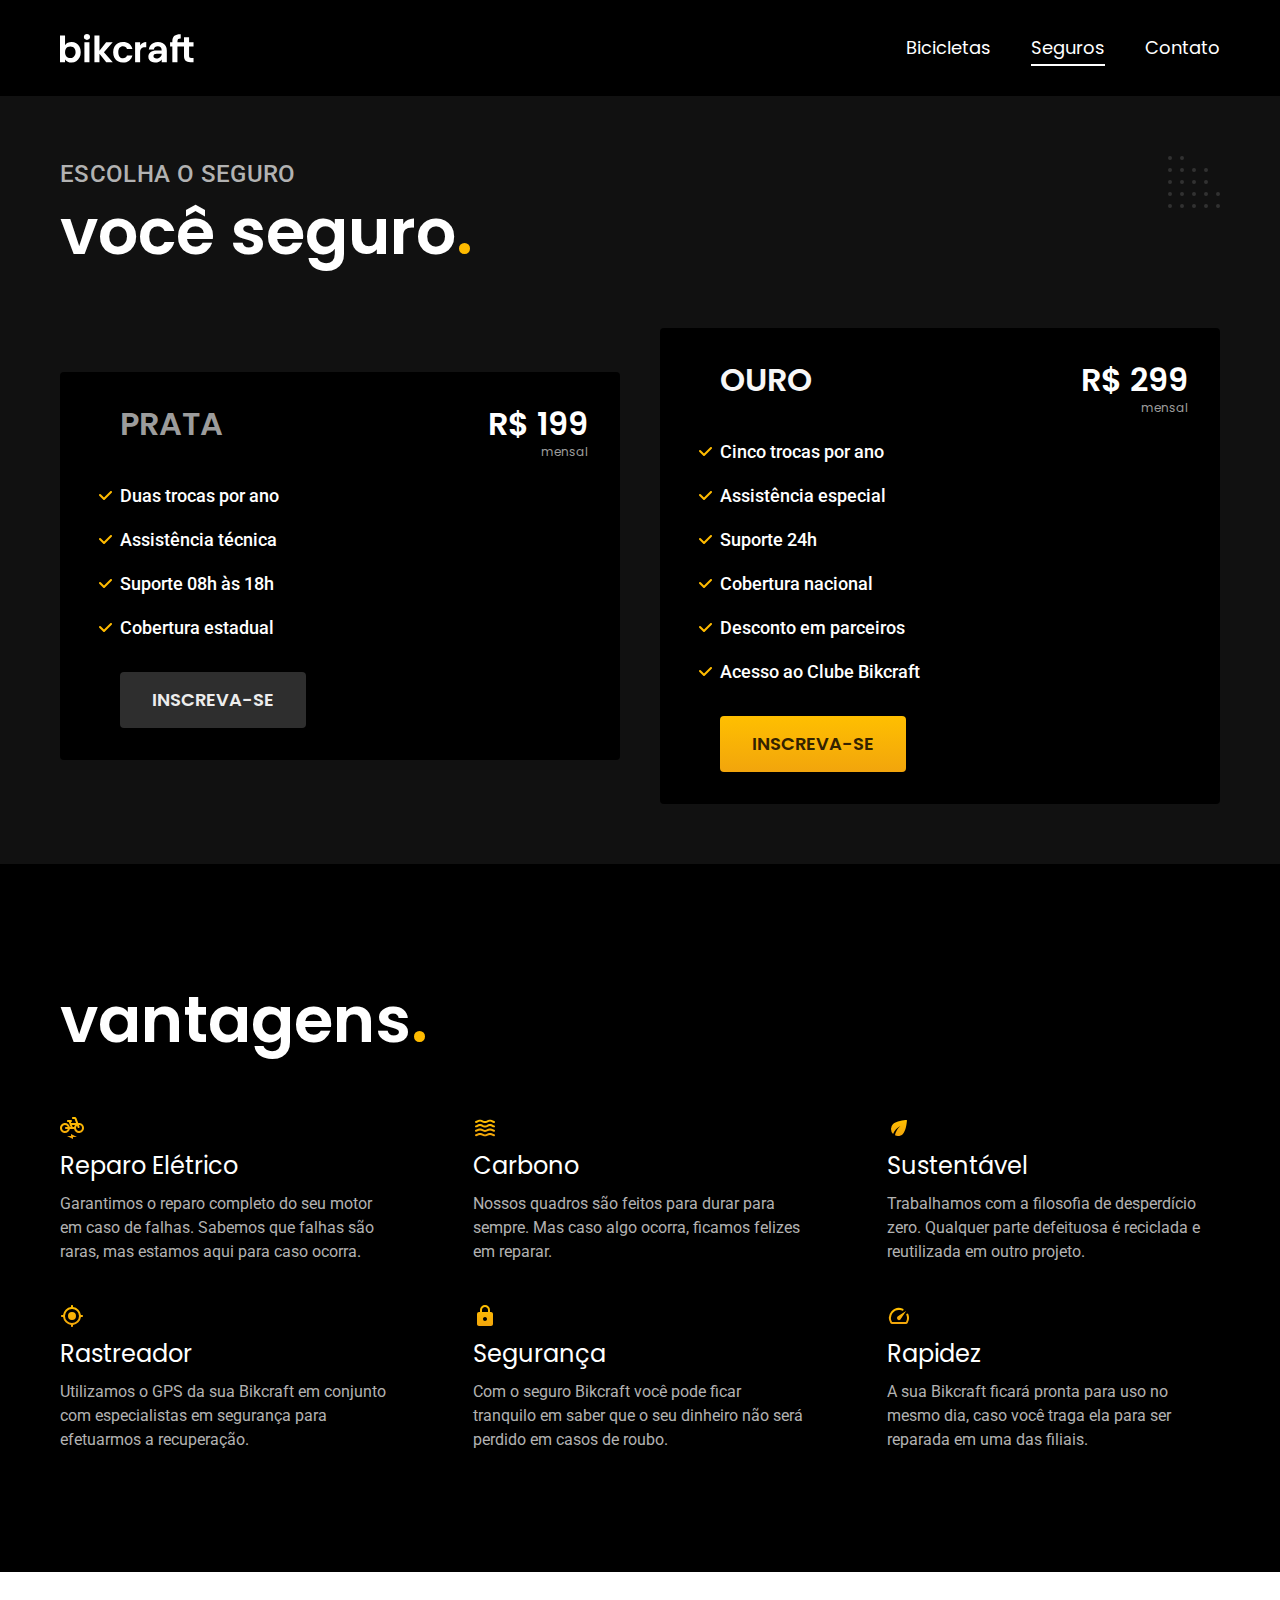
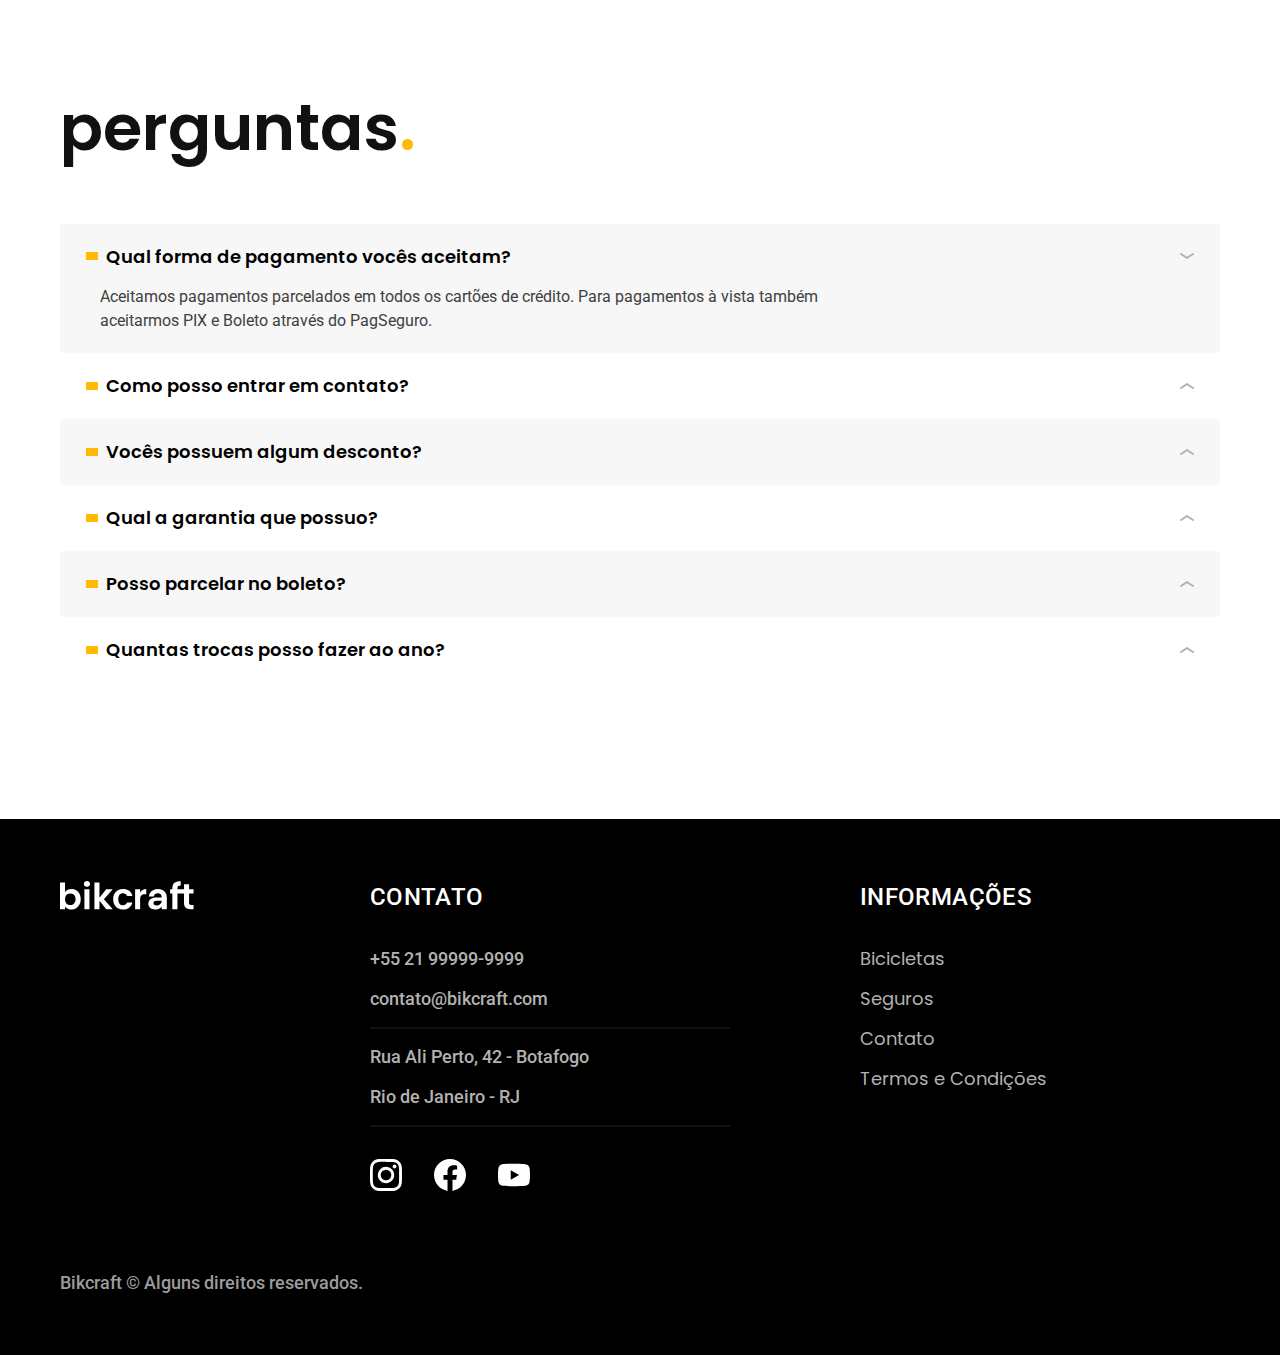
<file: seguros.html>
<!DOCTYPE html>
<html lang="pt-br">

    <head>
        <meta charset="UTF-8">
        <meta http-equiv="X-UA-Compatible" content="IE=edge">
        <meta name="viewport" content="width=device-width, initial-scale=1.0">
        <title>Seguros | Bikcraft</title>
        <meta name="description" content="Seguros Bikcraft.">
        <link rel="icon" href="favicon.ico" type="image/svg+xml">
        <link rel="preload" href="css/style.min.css" as="style">
        <link rel="stylesheet" href="css/style.min.css">
        <link rel="preconnect" href="https://fonts.googleapis.com">
        <link rel="preconnect" href="https://fonts.gstatic.com" crossorigin>
        <link
            href="https://fonts.googleapis.com/css2?family=Merriweather:ital,wght@1,900&family=Poppins:wght@400;600&family=Roboto:wght@400;500&display=swap"
            rel="stylesheet">
        <script>document.documentElement.classList.add("js")</script>
    </head>

    <body id="seguros">
        <header class="header-bg">
            <div class="header container">
                <a href="./"><img src="img/bikcraft.svg" width="136" height="32" alt="Bikcraft"></a>
                <nav arial-label="primaria">
                    <ul class="header-menu font-1-m cor-0">
                        <li><a href="bicicletas.html">Bicicletas</a></li>
                        <li><a href="seguros.html">Seguros</a></li>
                        <li><a href="contato.html">Contato</a></li>
                    </ul>
                </nav>
            </div>
        </header>

        <main class="seguros-bg">
            <div class="titulo-bg">
                <div class="titulo container">
                    <p class="font-2-l-b cor-5">Escolha o seguro</p>
                    <h1 class="font-1-xxl cor-0">você seguro<span class="cor-p1">.</span></h1>
                </div>
            </div>

            <div class="seguros container">
                <div class="seguros-item fadeInLeft" data-anime="200">
                    <h3 class="font-1-xl cor-6">PRATA</h3>
                    <span class="font-1-xl cor-0">R$ 199 <span class="font-1-xs cor-6">mensal</span></span>
                    <ul class="font-2-m cor-0">
                        <li>Duas trocas por ano</li>
                        <li>Assistência técnica</li>
                        <li>Suporte 08h às 18h</li>
                        <li>Cobertura estadual</li>
                    </ul>
                    <a class="botao secundario" href="orcamento.html?tipo=seguro&produto=prata">Inscreva-se</a>
                </div>
                <div class="seguros-item fadeInRight" data-anime="400">
                    <h3 class="font-1-xl cor-1">OURO</h3>
                    <span class="font-1-xl cor-0">R$ 299 <span class="font-1-xs cor-6">mensal</span></span>
                    <ul class="font-2-m cor-0">
                        <li>Cinco trocas por ano</li>
                        <li>Assistência especial</li>
                        <li>Suporte 24h</li>
                        <li>Cobertura nacional</li>
                        <li>Desconto em parceiros</li>
                        <li>Acesso ao Clube Bikcraft</li>
                    </ul>
                    <a class="botao" href="orcamento.html?tipo=seguro&produto=ouro">Inscreva-se</a>
                </div>
            </div>
        </main>

        <article class="vantagens-bg">
            <div class="vantagens container">
                <h2 class="font-1-xxl cor-0">vantagens<span class="cor-p1">.</span></h2>
                <ul>
                    <li>
                        <img src="img/icones/eletrica.svg" width="24" height="24" alt="">
                        <h3 class="font-1-l cor-0">Reparo Elétrico</h3>
                        <p class="font-2-s cor-5">Garantimos o reparo completo do seu motor em caso de falhas. Sabemos
                            que falhas são raras, mas estamos aqui para caso ocorra.</p>
                    </li>
                    <li>
                        <img src="img/icones/carbono.svg" width="24" height="24" alt="">
                        <h3 class="font-1-l cor-0">Carbono</h3>
                        <p class="font-2-s cor-5">Nossos quadros são feitos para durar para sempre. Mas caso algo
                            ocorra, ficamos felizes em reparar.</p>
                    </li>
                    <li>
                        <img src="img/icones/sustentavel.svg" width="24" height="24" alt="">
                        <h3 class="font-1-l cor-0">Sustentável</h3>
                        <p class="font-2-s cor-5">Trabalhamos com a filosofia de desperdício zero. Qualquer parte
                            defeituosa é reciclada e reutilizada em outro projeto.</p>
                    </li>
                    <li>
                        <img src="img/icones/rastreador.svg" width="24" height="24" alt="">
                        <h3 class="font-1-l cor-0">Rastreador</h3>
                        <p class="font-2-s cor-5">Utilizamos o GPS da sua Bikcraft em conjunto com especialistas em
                            segurança para efetuarmos a recuperação.</p>
                    </li>
                    <li>
                        <img src="img/icones/seguro.svg" width="24" height="24" alt="">
                        <h3 class="font-1-l cor-0">Segurança</h3>
                        <p class="font-2-s cor-5">Com o seguro Bikcraft você pode ficar tranquilo em saber que o seu
                            dinheiro não será perdido em casos de roubo.</p>
                    </li>
                    <li>
                        <img src="img/icones/velocidade.svg" width="24" height="24" alt="">
                        <h3 class="font-1-l cor-0">Rapidez</h3>
                        <p class="font-2-s cor-5">A sua Bikcraft ficará pronta para uso no mesmo dia, caso você traga
                            ela para ser reparada em uma das filiais.</p>
                    </li>
                </ul>
            </div>
        </article>

        <article class="perguntas container">
            <h2 class="font-1-xxl">perguntas<span class="cor-p1">.</span></h2>

            <dl>
                <div>
                    <dt><button class="font-1-m-b" aria-controls="pergunta1" aria-expanded="true">Qual forma de
                            pagamento vocês aceitam?</button></dt>
                    <dd id="pergunta1" class="font-2-s cor-9 ativa">Aceitamos pagamentos parcelados em todos os cartões
                        de
                        crédito. Para
                        pagamentos à vista também
                        aceitarmos PIX e Boleto através do PagSeguro.</dd>
                </div>
                <div>
                    <dt><button class="font-1-m-b" aria-controls="pergunta2" aria-expanded="false">Como posso entrar em
                            contato?</button></dt>
                    <dd id="pergunta2" class="font-2-s cor-9">Aceitamos pagamentos parcelados em todos os cartões de
                        crédito. Para
                        pagamentos à vista também
                        aceitarmos PIX e Boleto através do PagSeguro.</dd>
                </div>
                <div>
                    <dt><button class="font-1-m-b" aria-controls="pergunta3" aria-expanded="false">Vocês possuem algum
                            desconto?</button></dt>
                    <dd id="pergunta3" class="font-2-s cor-9">Aceitamos pagamentos parcelados em todos os cartões de
                        crédito. Para
                        pagamentos à vista também
                        aceitarmos PIX e Boleto através do PagSeguro.</dd>
                </div>
                <div>
                    <dt><button class="font-1-m-b" aria-controls="pergunta4" aria-expanded="false">Qual a garantia que
                            possuo?</button></dt>
                    <dd id="pergunta4" class="font-2-s cor-9">Aceitamos pagamentos parcelados em todos os cartões de
                        crédito. Para
                        pagamentos à vista também
                        aceitarmos PIX e Boleto através do PagSeguro.</dd>
                </div>
                <div>
                    <dt><button class="font-1-m-b" aria-controls="pergunta5" aria-expanded="false">Posso parcelar no
                            boleto?</button></dt>
                    <dd id="pergunta5" class="font-2-s cor-9">Aceitamos pagamentos parcelados em todos os cartões de
                        crédito. Para
                        pagamentos à vista também
                        aceitarmos PIX e Boleto através do PagSeguro.</dd>
                </div>
                <div>
                    <dt><button class="font-1-m-b" aria-controls="pergunta6" aria-expanded="false">Quantas trocas posso
                            fazer ao ano?</button></dt>
                    <dd id="pergunta6" class="font-2-s cor-9">Aceitamos pagamentos parcelados em todos os cartões de
                        crédito. Para
                        pagamentos à vista também
                        aceitarmos PIX e Boleto através do PagSeguro.</dd>
                </div>
            </dl>
        </article>

        <footer class="footer-bg">
            <div class="footer container">
                <img src="img/bikcraft.svg" width="136" height="32" alt="Bikcraft">
                <div class="footer-contato">
                    <h3 class="font-2-l-b cor-0">Contato</h3>
                    <ul class="font-2-m cor-5">
                        <li><a href="tel:+5535999999999">+55 21 99999-9999</a></li>
                        <li><a href="mailto:contato@bikcraft.com">contato@bikcraft.com</a></li>
                        <li>Rua Ali Perto, 42 - Botafogo</li>
                        <li>Rio de Janeiro - RJ</li>
                    </ul>
                    <div class="footer-redes">
                        <a href=""><img src="img/redes/instagram.svg" width="32" height="32" alt="Instagram"></a>
                        <a href=""><img src="img/redes/facebook.svg" width="32" height="32" alt="Facebook"></a>
                        <a href=""><img src="img/redes/youtube.svg" width="32" height="32" alt="Youtube"></a>
                    </div>
                </div>
                <div class="footer-informacoes">
                    <h3 class="font-2-l-b cor-0">Informações</h3>
                    <nav>
                        <ul class="font-1-m cor-5">
                            <li><a href="bicicletas.html">Bicicletas</a></li>
                            <li><a href="seguros.html">Seguros</a></li>
                            <li><a href="contato.html">Contato</a></li>
                            <li><a href="termos.html">Termos e Condições</a></li>
                        </ul>
                    </nav>
                </div>
                <p class="font-2-m cor-6 footer-copy">Bikcraft © Alguns direitos reservados.</p>
            </div>
        </footer>

        <script src="js/plugins/simple-anime.js"></script>
        <script src="js/script.js"></script>
    </body>

</html>
</file>
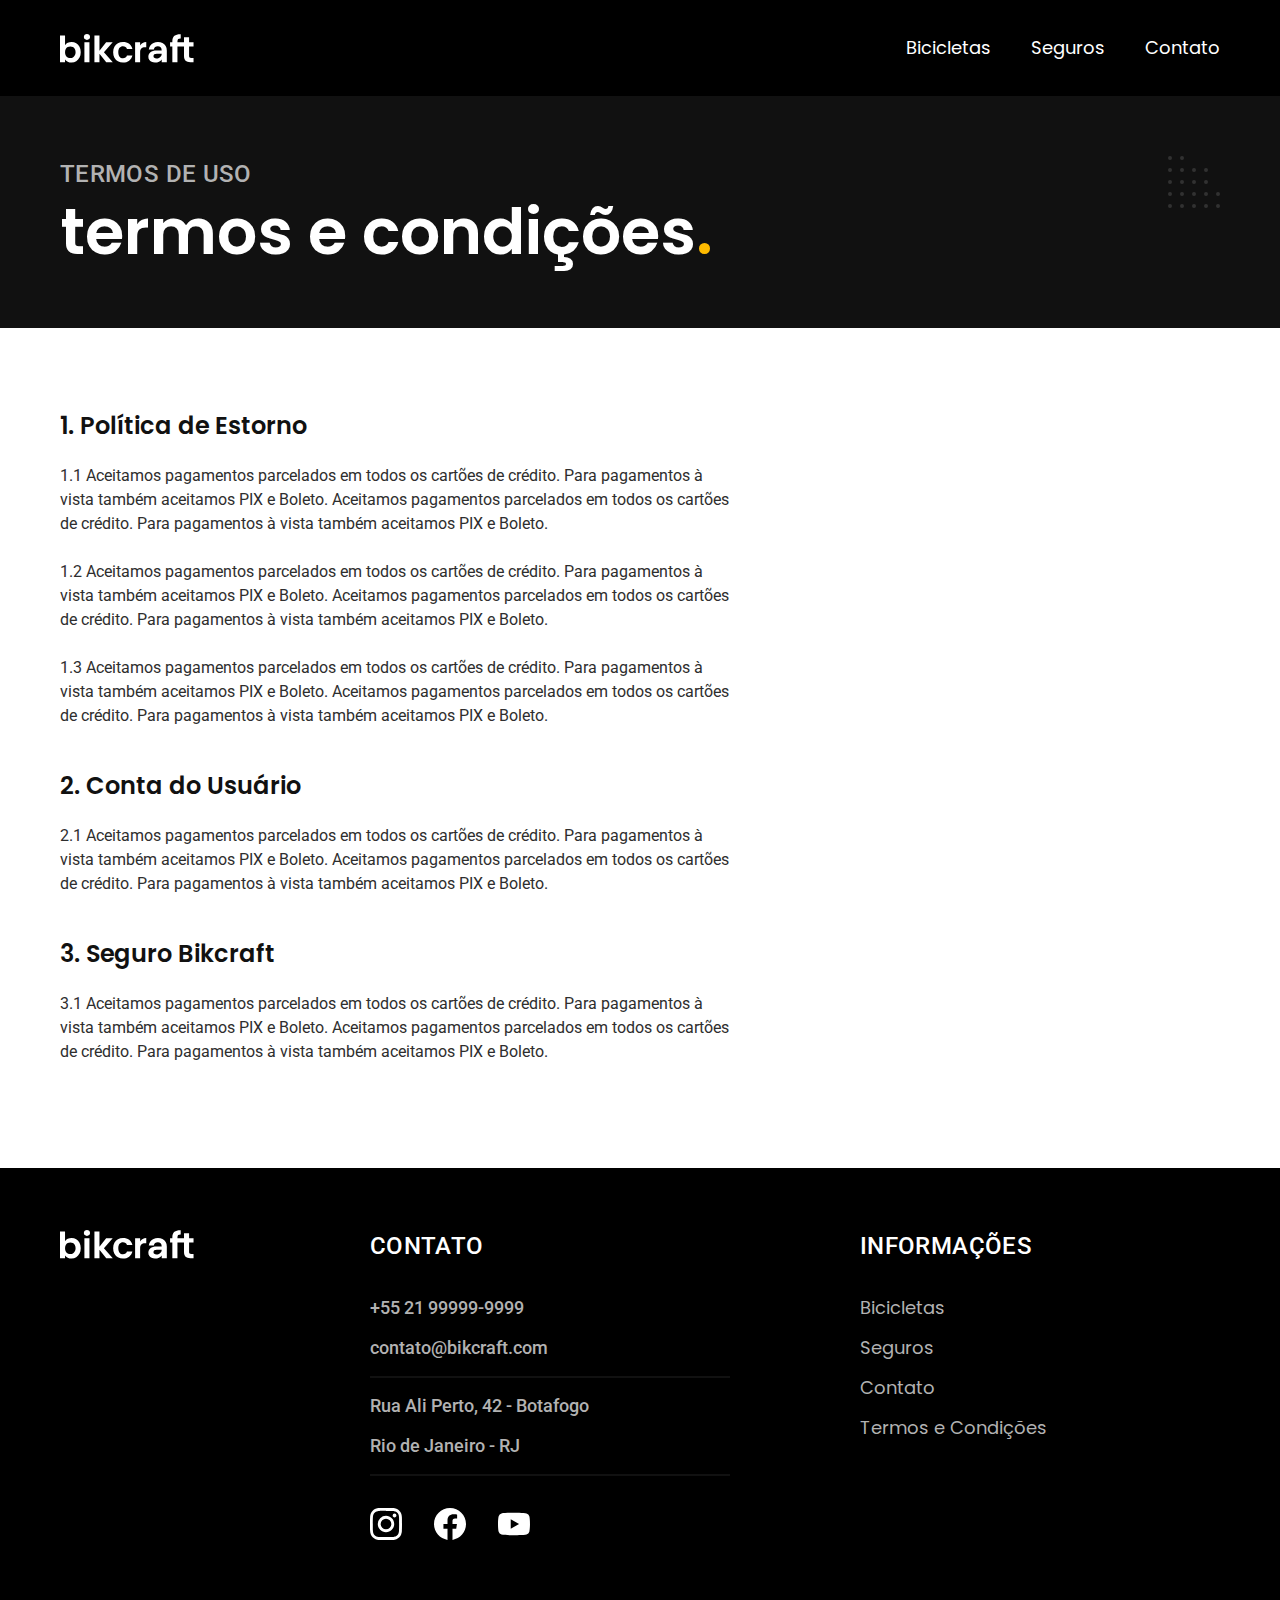
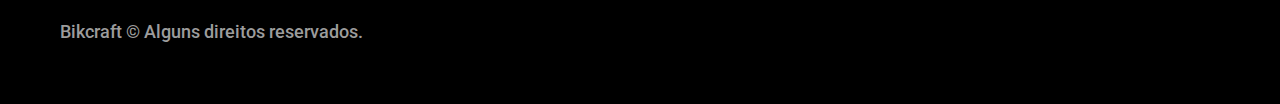
<file: termos.html>
<!DOCTYPE html>
<html lang="pt-br">

    <head>
        <meta charset="UTF-8">
        <meta http-equiv="X-UA-Compatible" content="IE=edge">
        <meta name="viewport" content="width=device-width, initial-scale=1.0">
        <title>Termos e condições | Bikcraft</title>
        <meta name="description" content="Termos e condições.">
        <link rel="icon" href="favicon.ico" type="image/svg+xml">
        <link rel="preload" href="css/style.min.css" as="style">
        <link rel="stylesheet" href="css/style.min.css">
        <link rel="preconnect" href="https://fonts.googleapis.com">
        <link rel="preconnect" href="https://fonts.gstatic.com" crossorigin>
        <link
            href="https://fonts.googleapis.com/css2?family=Merriweather:ital,wght@1,900&family=Poppins:wght@400;600&family=Roboto:wght@400;500&display=swap"
            rel="stylesheet">
        <script>document.documentElement.classList.add("js")</script>
    </head>

    <body id="termos">
        <header class="header-bg">
            <div class="header container">
                <a href="./"><img src="img/bikcraft.svg" width="136" height="32" alt="Bikcraft"></a>
                <nav arial-label="primaria">
                    <ul class="header-menu font-1-m cor-0">
                        <li><a href="bicicletas.html">Bicicletas</a></li>
                        <li><a href="seguros.html">Seguros</a></li>
                        <li><a href="contato.html">Contato</a></li>
                    </ul>
                </nav>
            </div>
        </header>

        <main>
            <div class="titulo-bg">
                <div class="titulo container">
                    <p class="font-2-l-b cor-5">Termos de uso</p>
                    <h1 class="font-1-xxl cor-0">termos e condições<span class="cor-p1">.</span></h1>
                </div>
            </div>

            <div class="termos container font-2-s cor-10">
                <h2 class="font-1-l cor-11">1. Política de Estorno</h2>
                <p>1.1 Aceitamos pagamentos parcelados em todos os cartões de crédito. Para pagamentos à vista também
                    aceitamos PIX e Boleto. Aceitamos pagamentos parcelados em todos os cartões de crédito. Para
                    pagamentos à vista também aceitamos PIX e Boleto.</p>
                <p>1.2 Aceitamos pagamentos parcelados em todos os cartões de crédito. Para pagamentos à vista também
                    aceitamos PIX e Boleto. Aceitamos pagamentos parcelados em todos os cartões de crédito. Para
                    pagamentos à vista também aceitamos PIX e Boleto.</p>
                <p>1.3 Aceitamos pagamentos parcelados em todos os cartões de crédito. Para pagamentos à vista também
                    aceitamos PIX e Boleto. Aceitamos pagamentos parcelados em todos os cartões de crédito. Para
                    pagamentos à vista também aceitamos PIX e Boleto.</p>
                <h2 class="font-1-l cor-11">2. Conta do Usuário</h2>
                <p>2.1 Aceitamos pagamentos parcelados em todos os cartões de crédito. Para pagamentos à vista também
                    aceitamos PIX e Boleto. Aceitamos pagamentos parcelados em todos os cartões de crédito. Para
                    pagamentos à vista também aceitamos PIX e Boleto.</p>
                <h2 class="font-1-l cor-11">3. Seguro Bikcraft</h2>
                <p>3.1 Aceitamos pagamentos parcelados em todos os cartões de crédito. Para pagamentos à vista também
                    aceitamos PIX e Boleto. Aceitamos pagamentos parcelados em todos os cartões de crédito. Para
                    pagamentos à vista também aceitamos PIX e Boleto.</p>
            </div>
        </main>

        <footer class="footer-bg">
            <div class="footer container">
                <img src="img/bikcraft.svg" width="136" height="32" alt="Bikcraft">
                <div class="footer-contato">
                    <h3 class="font-2-l-b cor-0">Contato</h3>
                    <ul class="font-2-m cor-5">
                        <li><a href="tel:+5535999999999">+55 21 99999-9999</a></li>
                        <li><a href="mailto:contato@bikcraft.com">contato@bikcraft.com</a></li>
                        <li>Rua Ali Perto, 42 - Botafogo</li>
                        <li>Rio de Janeiro - RJ</li>
                    </ul>
                    <div class="footer-redes">
                        <a href=""><img src="img/redes/instagram.svg" width="32" height="32" alt="Instagram"></a>
                        <a href=""><img src="img/redes/facebook.svg" width="32" height="32" alt="Facebook"></a>
                        <a href=""><img src="img/redes/youtube.svg" width="32" height="32" alt="Youtube"></a>
                    </div>
                </div>
                <div class="footer-informacoes">
                    <h3 class="font-2-l-b cor-0">Informações</h3>
                    <nav>
                        <ul class="font-1-m cor-5">
                            <li><a href="bicicletas.html">Bicicletas</a></li>
                            <li><a href="seguros.html">Seguros</a></li>
                            <li><a href="contato.html">Contato</a></li>
                            <li><a href="termos.html">Termos e Condições</a></li>
                        </ul>
                    </nav>
                </div>
                <p class="font-2-m cor-6 footer-copy">Bikcraft © Alguns direitos reservados.</p>
            </div>
        </footer>
        <script src="js/script.js"></script>
    </body>

</html>
</file>
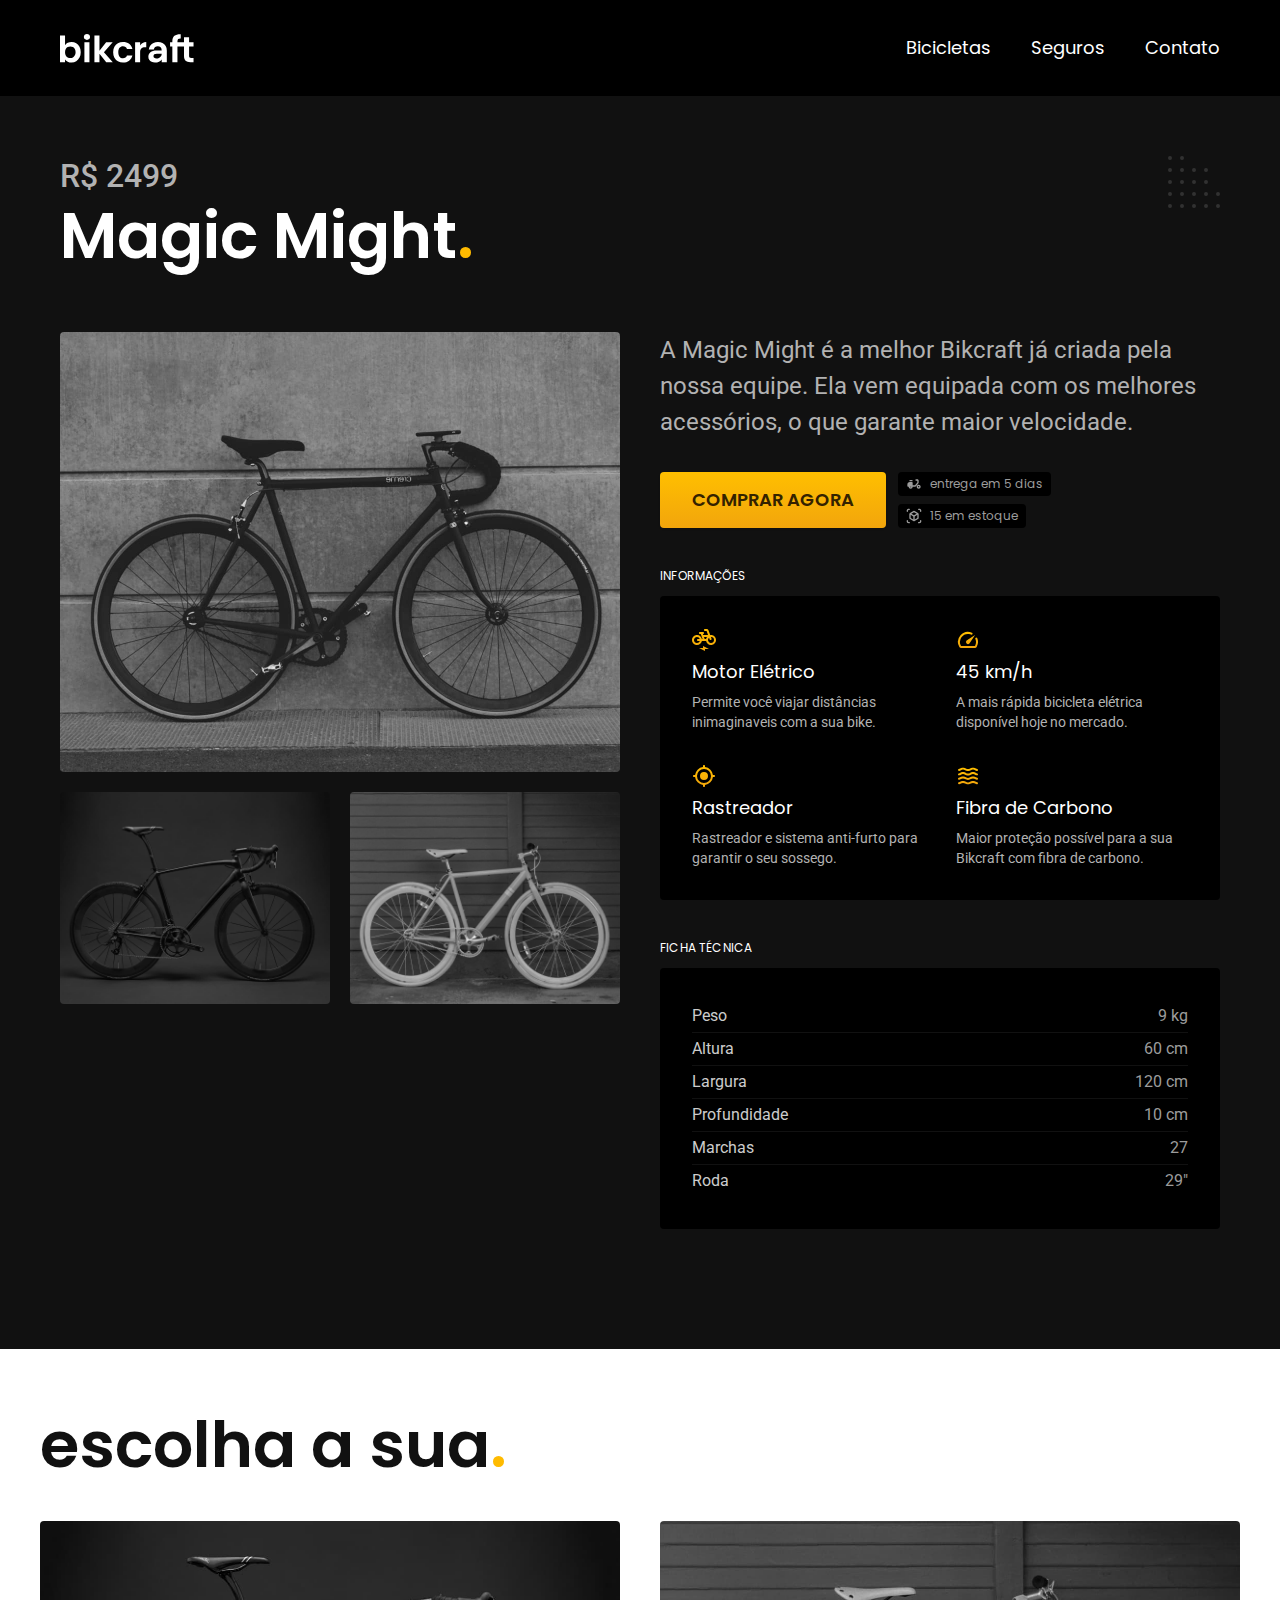
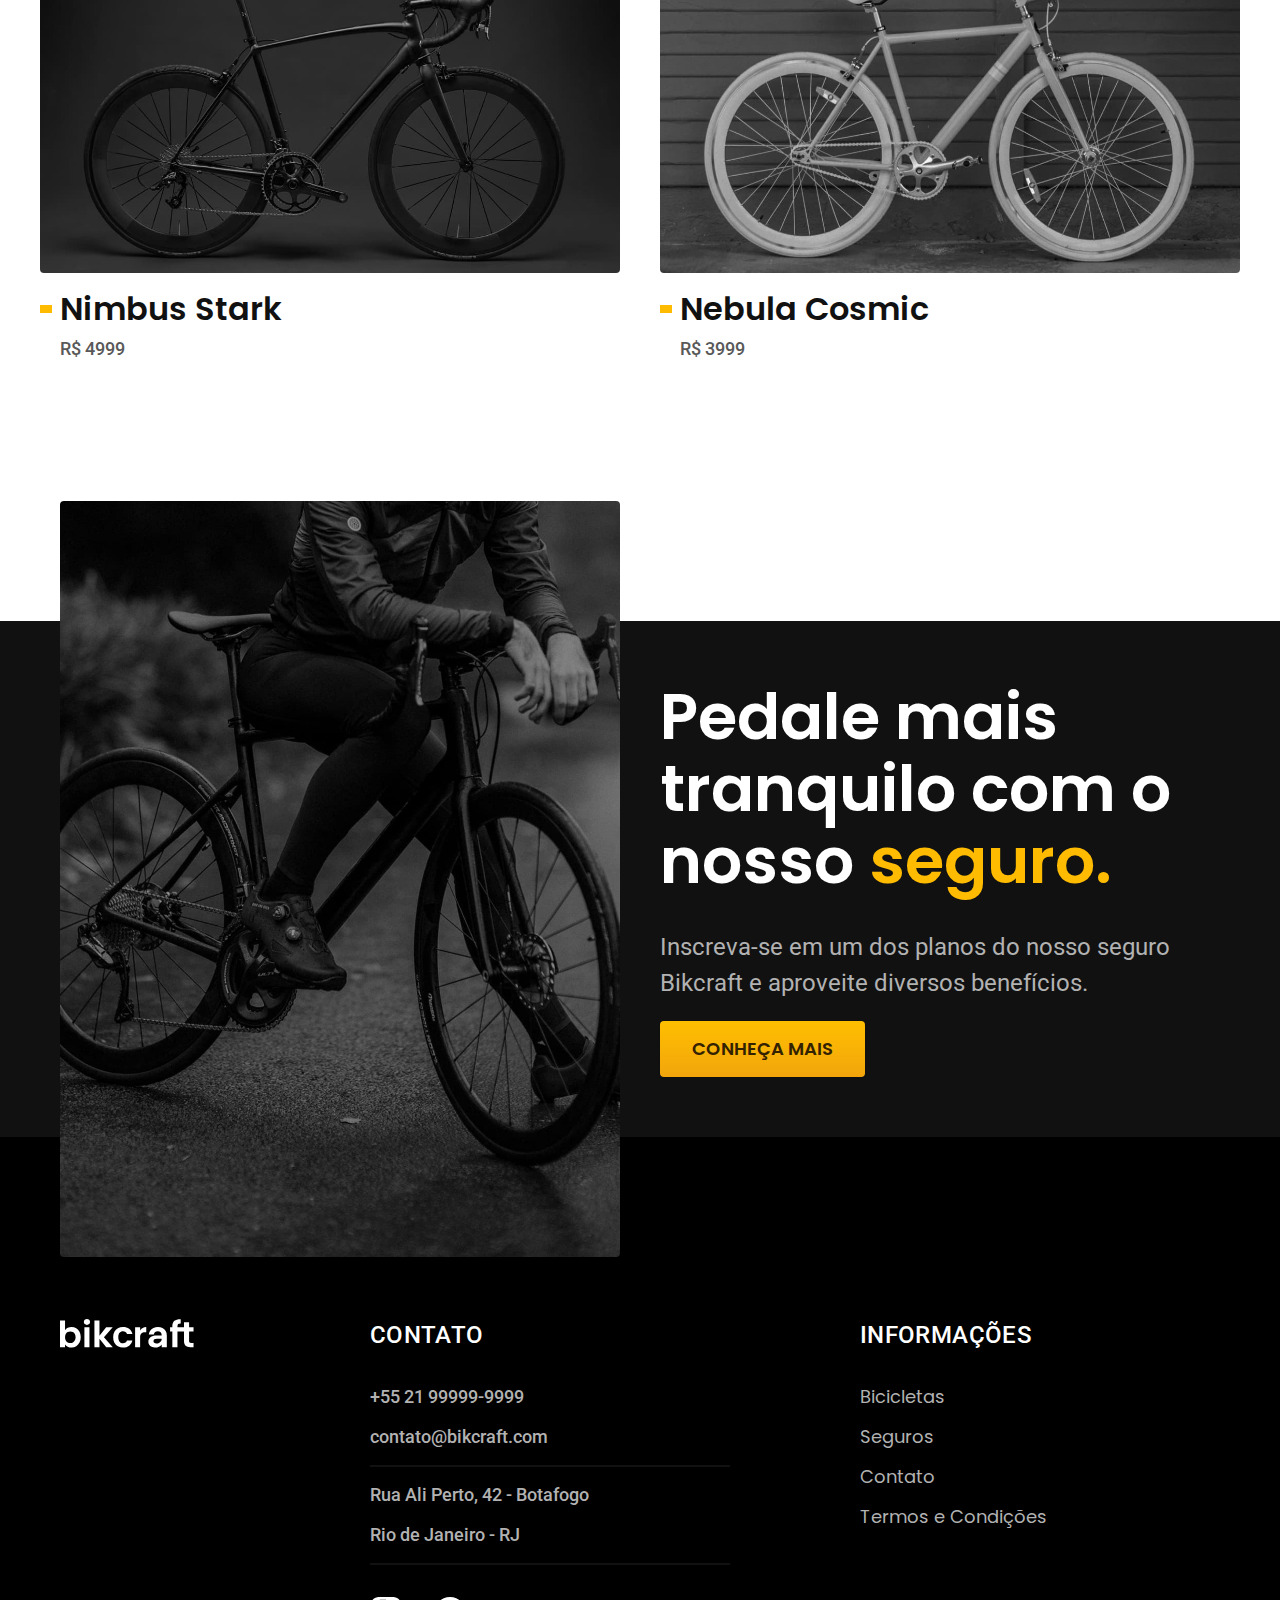
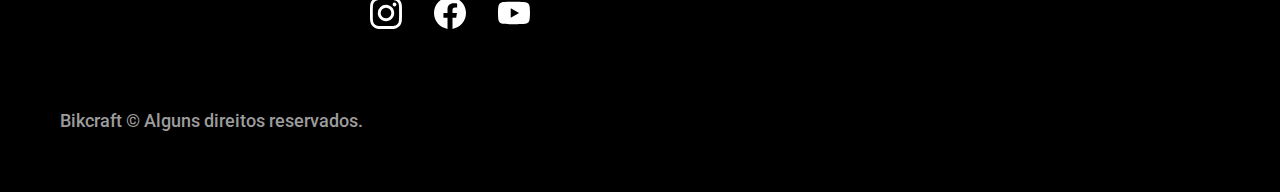
<file: bicicletas/magic.html>
<!DOCTYPE html>
<html lang="pt-br">

    <head>
        <meta charset="UTF-8">
        <meta http-equiv="X-UA-Compatible" content="IE=edge">
        <meta name="viewport" content="width=device-width, initial-scale=1.0">
        <title>Magic | Bikcraft</title>
        <meta name="description" content="Magic.">
        <link rel="icon" href="../favicon.ico" type="image/svg+xml">
        <link rel="preload" href="../css/style.min.css" as="style">
        <link rel="stylesheet" href="../css/style.min.css">
        <link rel="preconnect" href="https://fonts.googleapis.com">
        <link rel="preconnect" href="https://fonts.gstatic.com" crossorigin>
        <link
            href="https://fonts.googleapis.com/css2?family=Merriweather:ital,wght@1,900&family=Poppins:wght@400;600&family=Roboto:wght@400;500&display=swap"
            rel="stylesheet">
        <script>document.documentElement.classList.add("js")</script>
    </head>

    <body id="bicicleta">
        <header class="header-bg">
            <div class="header container">
                <a href="../"><img src="../img/bikcraft.svg" alt="Bikcraft"></a>
                <nav arial-label="primaria">
                    <ul class="header-menu font-1-m cor-0">
                        <li><a href="../bicicletas.html">Bicicletas</a></li>
                        <li><a href="../seguros.html">Seguros</a></li>
                        <li><a href="../contato.html">Contato</a></li>
                    </ul>
                </nav>
            </div>
        </header>

        <main class="titulo-bg">
            <div>
                <div class="titulo container">
                    <p class="font-2-xl cor-5">R$ 2499</p>
                    <h1 class="font-1-xxl cor-0">Magic Might<span class="cor-p1">.</span></h1>
                </div>
            </div>
            <div class="bicicleta container">
                <div class="bicicleta-imagens">
                    <img src="../img/bicicleta/nimbus2.jpg" alt="Bicicleta Preta">
                    <img src="../img/bicicleta/nimbus1.jpg" alt="Bicicleta Preta">
                    <img src="../img/bicicleta/nimbus3.jpg" alt="Bicicleta Branca">
                </div>
                <div class="bicicleta-conteudo">
                    <p class="font-2-l cor-5">A Magic Might é a melhor Bikcraft já criada pela nossa equipe. Ela vem
                        equipada com os melhores acessórios, o que garante maior velocidade.</p>
                    <div class="bicicleta-comprar">
                        <a class="botao" href="../orcamento.html?tipo=bikcraft&produto=magic">Comprar Agora</a>
                        <span class="font-1-xs cor-6"><img src="../img/icones/entrega.svg" alt=""> entrega em 5
                            dias</span>
                        <span class="font-1-xs cor-6"><img src="../img/icones/estoque.svg" alt=""> 15 em estoque</span>
                    </div>
                    <h2 class="font-1-xs cor-0">Informações</h2>
                    <ul class="bicicleta-informacoes">
                        <li>
                            <img src="../img/icones/eletrica.svg" alt="">
                            <h3 class="font-1-m cor-0">Motor Elétrico</h3>
                            <p class="font-2-xs cor-5">Permite você viajar distâncias inimaginaveis com a sua bike.</p>
                        </li>
                        <li>
                            <img src="../img/icones/velocidade.svg" alt="">
                            <h3 class="font-1-m cor-0">45 km/h</h3>
                            <p class="font-2-xs cor-5">A mais rápida bicicleta elétrica disponível hoje no mercado.</p>
                        </li>
                        <li>
                            <img src="../img/icones/rastreador.svg" alt="">
                            <h3 class="font-1-m cor-0">Rastreador</h3>
                            <p class="font-2-xs cor-5">Rastreador e sistema anti-furto para garantir o seu sossego.</p>
                        </li>
                        <li>
                            <img src="../img/icones/carbono.svg" alt="">
                            <h3 class="font-1-m cor-0">Fibra de Carbono</h3>
                            <p class="font-2-xs cor-5">Maior proteção possível para a sua Bikcraft com fibra de carbono.
                            </p>
                        </li>
                    </ul>
                    <h2 class="font-1-xs cor-0">Ficha Técnica</h2>
                    <ul class="bicicleta-ficha font-2-s cor-4">
                        <li>Peso <span>9 kg</span></li>
                        <li>Altura <span>60 cm</span></li>
                        <li>Largura <span>120 cm</span></li>
                        <li>Profundidade <span>10 cm</span></li>
                        <li>Marchas <span>27</span></li>
                        <li>Roda <span>29"</span></li>
                    </ul>
                </div>
            </div>
        </main>

        <article class="bicicletas-lista container">
            <h2 class="font-1-xxl">escolha a sua<span class="cor-p1">.</span></h2>
            <ul>
                <li>
                    <a href="nimbus.html">
                        <img src="../img/bicicletas/nimbus.jpg" alt="Bicicleta Preta">
                        <h3 class="font-1-xl">Nimbus Stark</h3>
                        <span class="font-2-m cor-8">R$ 4999</span>
                    </a>
                </li>
                <li>
                    <a href="nebula.html">
                        <img src="../img/bicicletas/nebula.jpg" alt="Bicicleta Branca">
                        <h3 class="font-1-xl">Nebula Cosmic</h3>
                        <span class="font-2-m cor-8">R$ 3999</span>
                    </a>
                </li>
            </ul>
        </article>

        <article class="seguro-bg">
            <div class="seguro container">
                <div class="seguro-imagem">
                    <img src="../img/fotos/seguros.jpg" alt="Pessoa parada em cima de uma bicicleta.">
                </div>
                <div class="seguro-conteudo">
                    <h2 class="font-1-xxl cor-0">Pedale mais tranquilo com o nosso <span class="cor-p1">seguro.</span>
                    </h2>
                    <p class="font-2-l cor-5">Inscreva-se em um dos planos do nosso seguro Bikcraft e aproveite diversos
                        benefícios.</p>
                    <a class="botao" href="../seguros.html">conheça mais</a>
                </div>
            </div>
        </article>

        <footer class="footer-bg">
            <div class="footer container">
                <img src="../img/bikcraft.svg" alt="Bikcraft">
                <div class="footer-contato">
                    <h3 class="font-2-l-b cor-0">Contato</h3>
                    <ul class="font-2-m cor-5">
                        <li><a href="tel:+5535999999999">+55 21 99999-9999</a></li>
                        <li><a href="mailto:contato@bikcraft.com">contato@bikcraft.com</a></li>
                        <li>Rua Ali Perto, 42 - Botafogo</li>
                        <li>Rio de Janeiro - RJ</li>
                    </ul>
                    <div class="footer-redes">
                        <a href=""><img src="../img/redes/instagram.svg" alt="Instagram"></a>
                        <a href=""><img src="../img/redes/facebook.svg" alt="Facebook"></a>
                        <a href=""><img src="../img/redes/youtube.svg" alt="Youtube"></a>
                    </div>
                </div>
                <div class="footer-informacoes">
                    <h3 class="font-2-l-b cor-0">Informações</h3>
                    <nav>
                        <ul class="font-1-m cor-5">
                            <li><a href="../bicicletas.html">Bicicletas</a></li>
                            <li><a href="../seguros.html">Seguros</a></li>
                            <li><a href="../contato.html">Contato</a></li>
                            <li><a href="../termos.html">Termos e Condições</a></li>
                        </ul>
                    </nav>
                </div>
                <p class="font-2-m cor-6 footer-copy">Bikcraft © Alguns direitos reservados.</p>
            </div>
        </footer>
        <script src="../js/script.js"></script>
    </body>

</html>
</file>
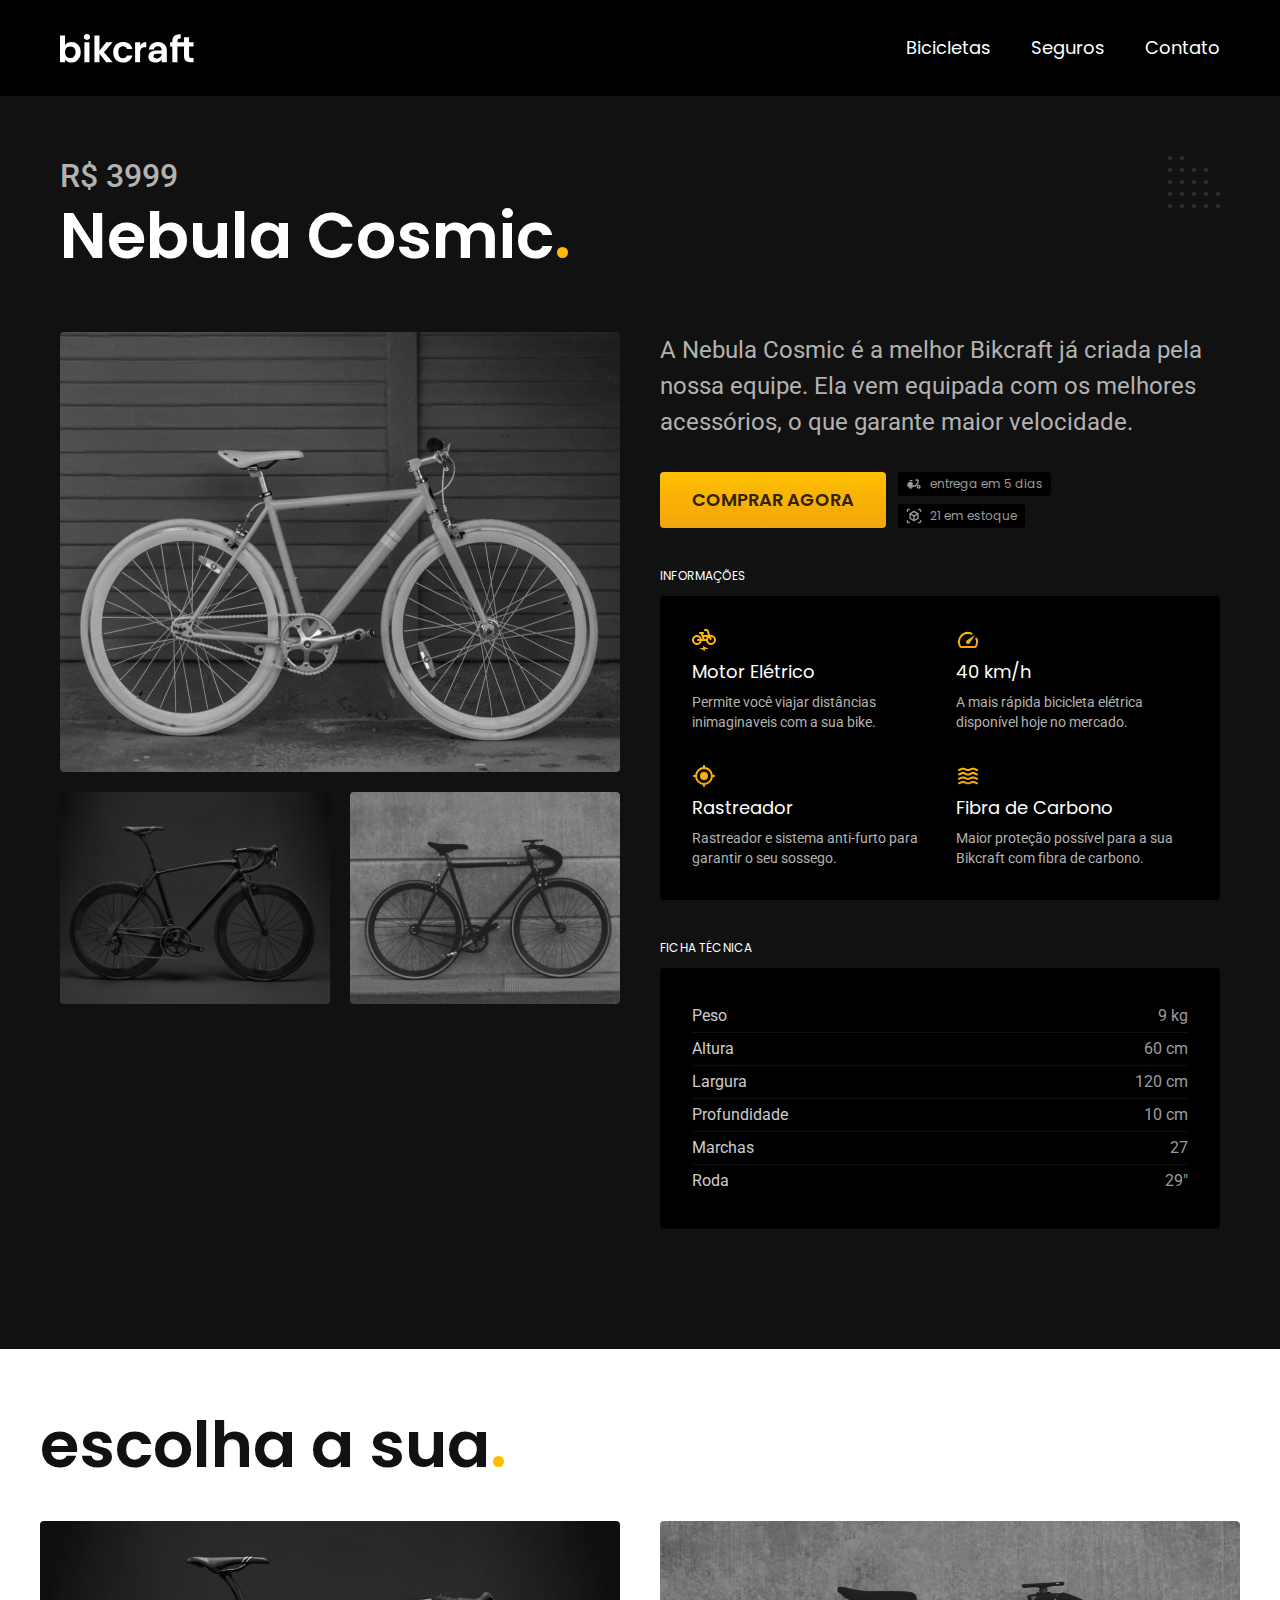
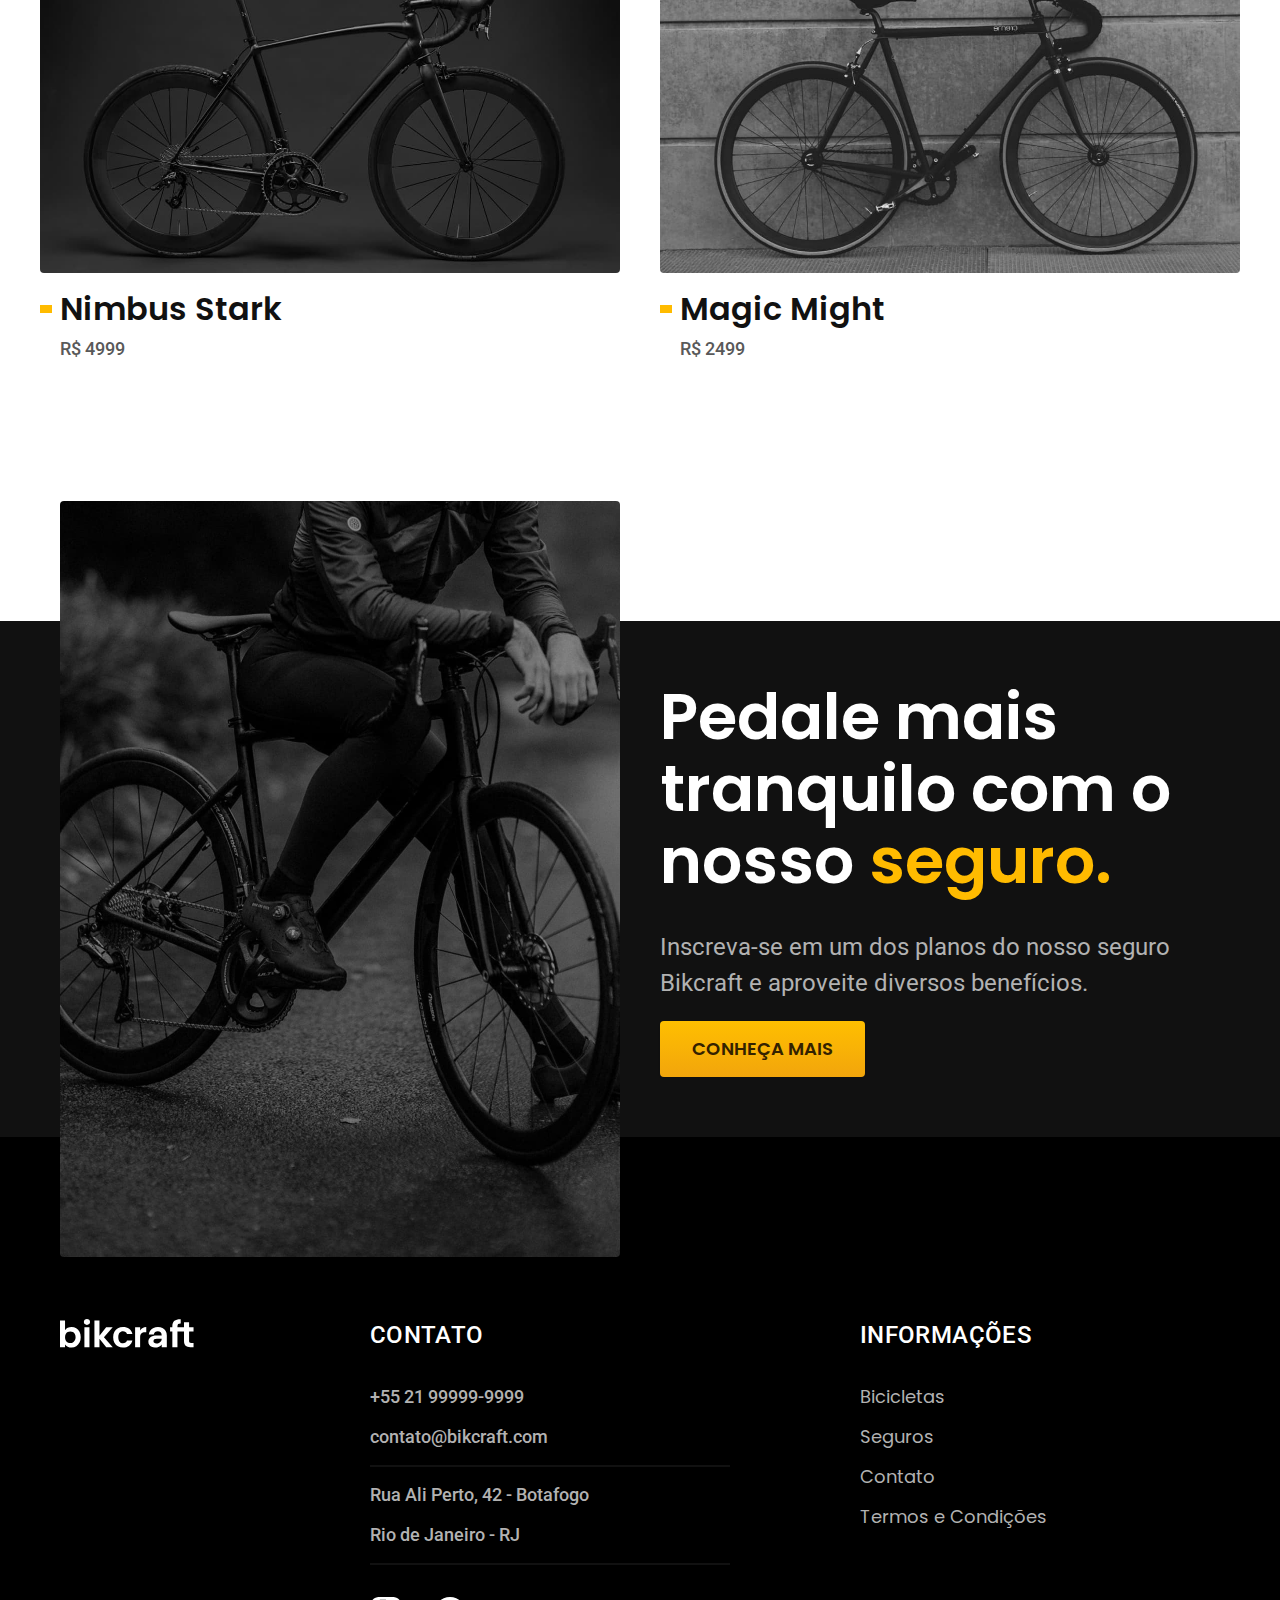
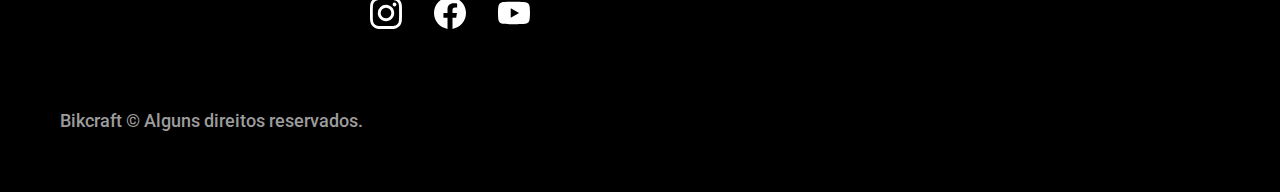
<file: bicicletas/nebula.html>
<!DOCTYPE html>
<html lang="pt-br">

    <head>
        <meta charset="UTF-8">
        <meta http-equiv="X-UA-Compatible" content="IE=edge">
        <meta name="viewport" content="width=device-width, initial-scale=1.0">
        <title>Nebula | Bikcraft</title>
        <meta name="description" content="Nebula.">
        <link rel="icon" href="../favicon.ico" type="image/svg+xml">
        <link rel="preload" href="../css/style.min.css" as="style">
        <link rel="stylesheet" href="../css/style.min.css">
        <link rel="preconnect" href="https://fonts.googleapis.com">
        <link rel="preconnect" href="https://fonts.gstatic.com" crossorigin>
        <link
            href="https://fonts.googleapis.com/css2?family=Merriweather:ital,wght@1,900&family=Poppins:wght@400;600&family=Roboto:wght@400;500&display=swap"
            rel="stylesheet">
        <script>document.documentElement.classList.add("js")</script>
    </head>

    <body id="bicicleta">
        <header class="header-bg">
            <div class="header container">
                <a href="../"><img src="../img/bikcraft.svg" alt="Bikcraft"></a>
                <nav arial-label="primaria">
                    <ul class="header-menu font-1-m cor-0">
                        <li><a href="../bicicletas.html">Bicicletas</a></li>
                        <li><a href="../seguros.html">Seguros</a></li>
                        <li><a href="../contato.html">Contato</a></li>
                    </ul>
                </nav>
            </div>
        </header>

        <main class="titulo-bg">
            <div>
                <div class="titulo container">
                    <p class="font-2-xl cor-5">R$ 3999</p>
                    <h1 class="font-1-xxl cor-0">Nebula Cosmic<span class="cor-p1">.</span></h1>
                </div>
            </div>
            <div class="bicicleta container">
                <div class="bicicleta-imagens">
                    <img src="../img/bicicleta/nimbus3.jpg" alt="Bicicleta Branca">
                    <img src="../img/bicicleta/nimbus1.jpg" alt="Bicicleta Preta">
                    <img src="../img/bicicleta/nimbus2.jpg" alt="Bicicleta Preta">
                </div>
                <div class="bicicleta-conteudo">
                    <p class="font-2-l cor-5">A Nebula Cosmic é a melhor Bikcraft já criada pela nossa equipe. Ela vem
                        equipada com os melhores acessórios, o que garante maior velocidade.</p>
                    <div class="bicicleta-comprar">
                        <a class="botao" href="../orcamento.html?tipo=bikcraft&produto=nebula">Comprar Agora</a>
                        <span class="font-1-xs cor-6"><img src="../img/icones/entrega.svg" alt=""> entrega em 5
                            dias</span>
                        <span class="font-1-xs cor-6"><img src="../img/icones/estoque.svg" alt=""> 21 em estoque</span>
                    </div>
                    <h2 class="font-1-xs cor-0">Informações</h2>
                    <ul class="bicicleta-informacoes">
                        <li>
                            <img src="../img/icones/eletrica.svg" alt="">
                            <h3 class="font-1-m cor-0">Motor Elétrico</h3>
                            <p class="font-2-xs cor-5">Permite você viajar distâncias inimaginaveis com a sua bike.</p>
                        </li>
                        <li>
                            <img src="../img/icones/velocidade.svg" alt="">
                            <h3 class="font-1-m cor-0">40 km/h</h3>
                            <p class="font-2-xs cor-5">A mais rápida bicicleta elétrica disponível hoje no mercado.</p>
                        </li>
                        <li>
                            <img src="../img/icones/rastreador.svg" alt="">
                            <h3 class="font-1-m cor-0">Rastreador</h3>
                            <p class="font-2-xs cor-5">Rastreador e sistema anti-furto para garantir o seu sossego.</p>
                        </li>
                        <li>
                            <img src="../img/icones/carbono.svg" alt="">
                            <h3 class="font-1-m cor-0">Fibra de Carbono</h3>
                            <p class="font-2-xs cor-5">Maior proteção possível para a sua Bikcraft com fibra de carbono.
                            </p>
                        </li>
                    </ul>
                    <h2 class="font-1-xs cor-0">Ficha Técnica</h2>
                    <ul class="bicicleta-ficha font-2-s cor-4">
                        <li>Peso <span>9 kg</span></li>
                        <li>Altura <span>60 cm</span></li>
                        <li>Largura <span>120 cm</span></li>
                        <li>Profundidade <span>10 cm</span></li>
                        <li>Marchas <span>27</span></li>
                        <li>Roda <span>29"</span></li>
                    </ul>
                </div>
            </div>
        </main>

        <article class="bicicletas-lista container">
            <h2 class="font-1-xxl">escolha a sua<span class="cor-p1">.</span></h2>
            <ul>
                <li>
                    <a href="nimbus.html">
                        <img src="../img/bicicletas/nimbus.jpg" alt="Bicicleta Preta">
                        <h3 class="font-1-xl">Nimbus Stark</h3>
                        <span class="font-2-m cor-8">R$ 4999</span>
                    </a>
                </li>
                <li>
                    <a href="magic.html">
                        <img src="../img/bicicletas/magic.jpg" alt="Bicicleta Preta">
                        <h3 class="font-1-xl">Magic Might</h3>
                        <span class="font-2-m cor-8">R$ 2499</span>
                    </a>
                </li>
            </ul>
        </article>

        <article class="seguro-bg">
            <div class="seguro container">
                <div class="seguro-imagem">
                    <img src="../img/fotos/seguros.jpg" alt="Pessoa parada em cima de uma bicicleta.">
                </div>
                <div class="seguro-conteudo">
                    <h2 class="font-1-xxl cor-0">Pedale mais tranquilo com o nosso <span class="cor-p1">seguro.</span>
                    </h2>
                    <p class="font-2-l cor-5">Inscreva-se em um dos planos do nosso seguro Bikcraft e aproveite diversos
                        benefícios.</p>
                    <a class="botao" href="../seguros.html">conheça mais</a>
                </div>
            </div>
        </article>

        <footer class="footer-bg">
            <div class="footer container">
                <img src="../img/bikcraft.svg" alt="Bikcraft">
                <div class="footer-contato">
                    <h3 class="font-2-l-b cor-0">Contato</h3>
                    <ul class="font-2-m cor-5">
                        <li><a href="tel:+5535999999999">+55 21 99999-9999</a></li>
                        <li><a href="mailto:contato@bikcraft.com">contato@bikcraft.com</a></li>
                        <li>Rua Ali Perto, 42 - Botafogo</li>
                        <li>Rio de Janeiro - RJ</li>
                    </ul>
                    <div class="footer-redes">
                        <a href=""><img src="../img/redes/instagram.svg" alt="Instagram"></a>
                        <a href=""><img src="../img/redes/facebook.svg" alt="Facebook"></a>
                        <a href=""><img src="../img/redes/youtube.svg" alt="Youtube"></a>
                    </div>
                </div>
                <div class="footer-informacoes">
                    <h3 class="font-2-l-b cor-0">Informações</h3>
                    <nav>
                        <ul class="font-1-m cor-5">
                            <li><a href="../bicicletas.html">Bicicletas</a></li>
                            <li><a href="../seguros.html">Seguros</a></li>
                            <li><a href="../contato.html">Contato</a></li>
                            <li><a href="../termos.html">Termos e Condições</a></li>
                        </ul>
                    </nav>
                </div>
                <p class="font-2-m cor-6 footer-copy">Bikcraft © Alguns direitos reservados.</p>
            </div>
        </footer>
        <script src="../js/script.js"></script>
    </body>

</html>
</file>
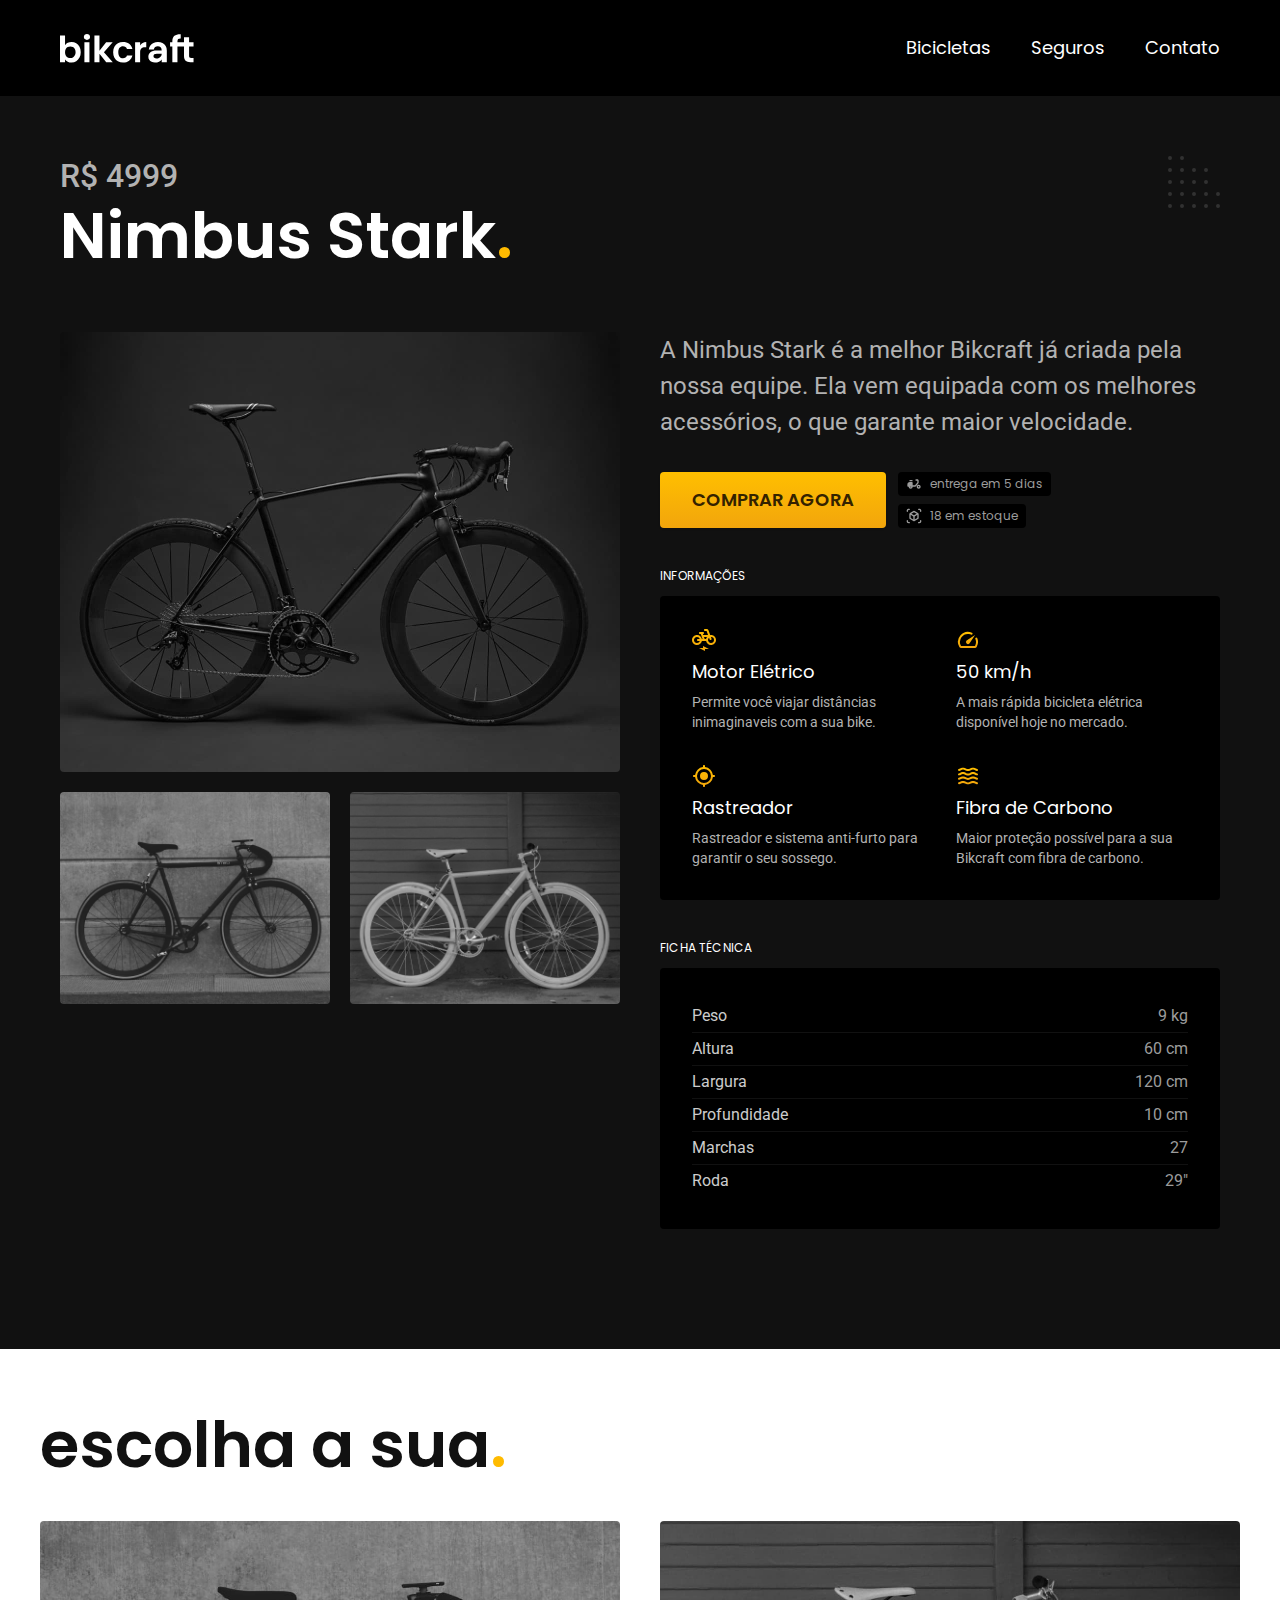
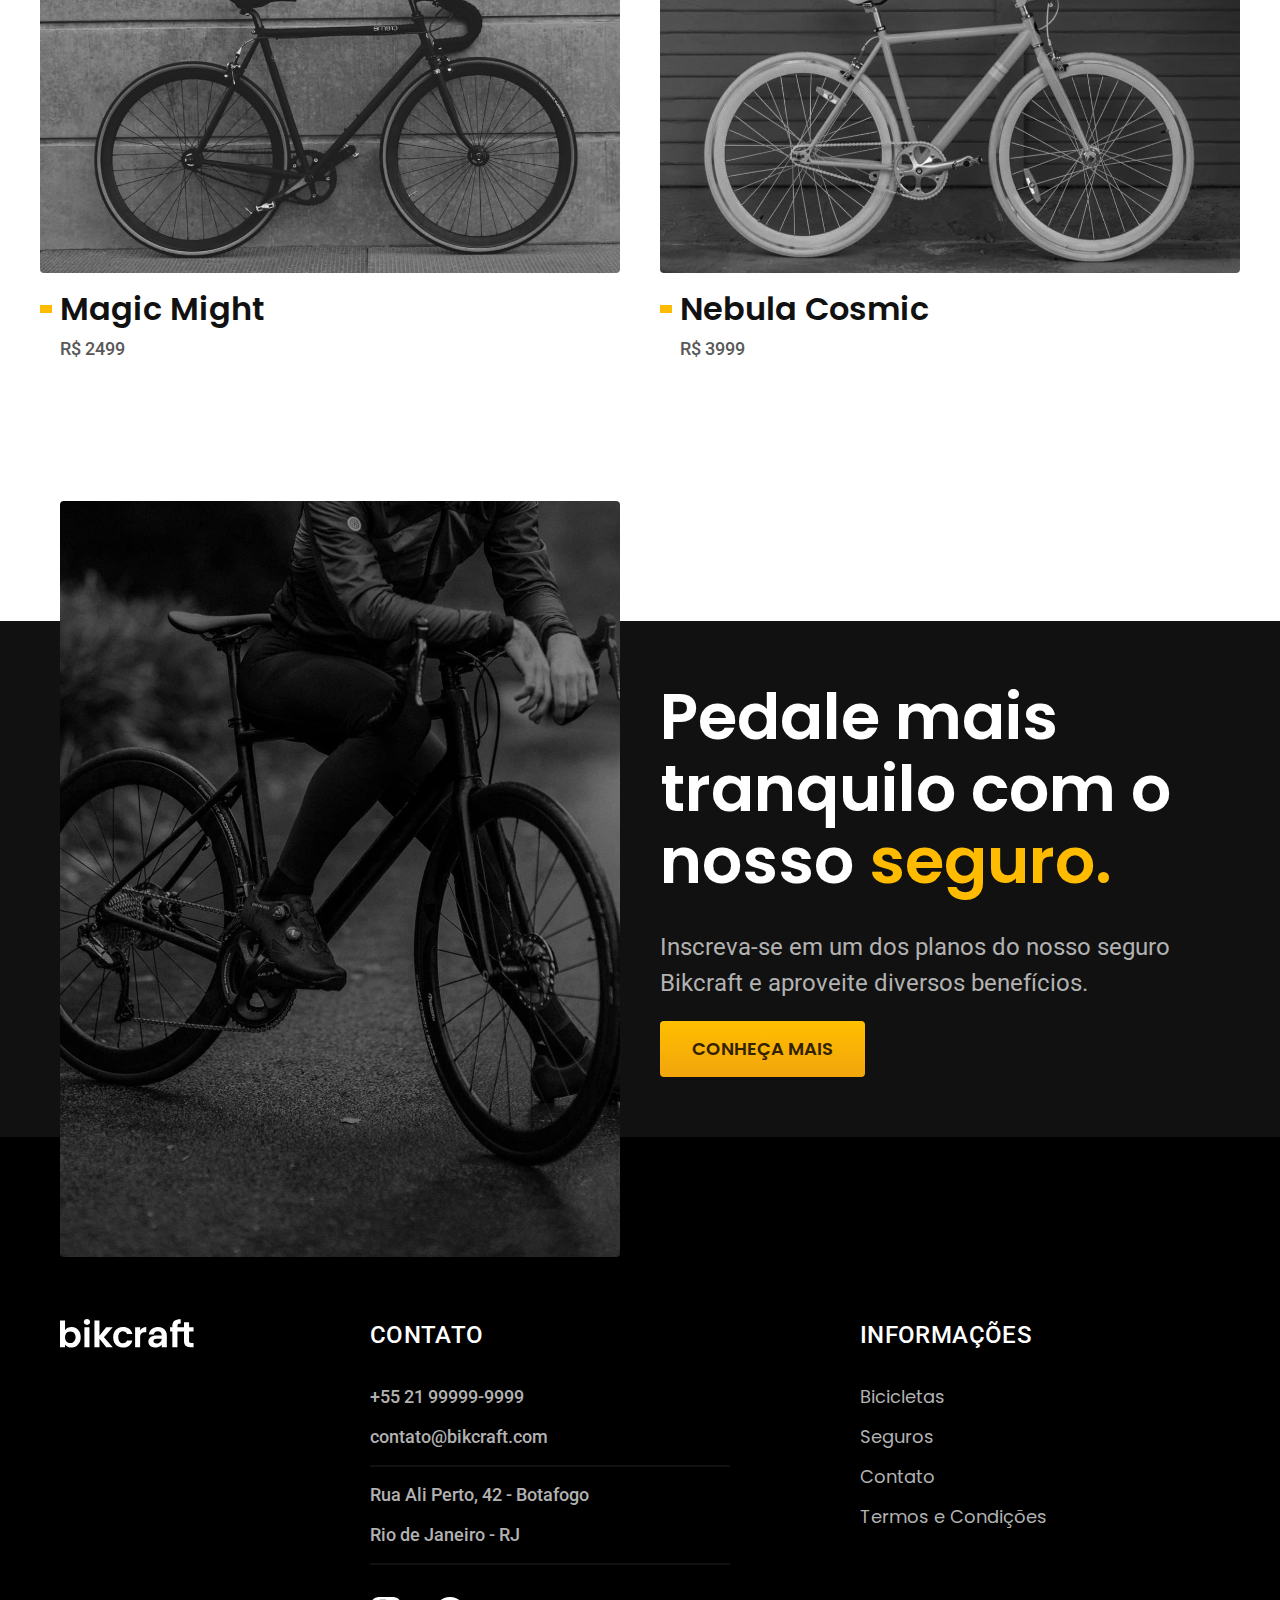
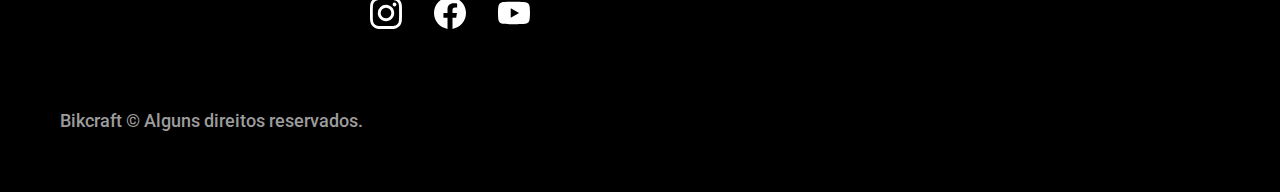
<file: bicicletas/nimbus.html>
<!DOCTYPE html>
<html lang="pt-br">

    <head>
        <meta charset="UTF-8">
        <meta http-equiv="X-UA-Compatible" content="IE=edge">
        <meta name="viewport" content="width=device-width, initial-scale=1.0">
        <title>Nimbus | Bikcraft</title>
        <meta name="description" content="Nimbus.">
        <link rel="icon" href="../favicon.ico" type="image/svg+xml">
        <link rel="preload" href="../css/style.min.css" as="style">
        <link rel="stylesheet" href="../css/style.min.css">
        <link rel="preconnect" href="https://fonts.googleapis.com">
        <link rel="preconnect" href="https://fonts.gstatic.com" crossorigin>
        <link
            href="https://fonts.googleapis.com/css2?family=Merriweather:ital,wght@1,900&family=Poppins:wght@400;600&family=Roboto:wght@400;500&display=swap"
            rel="stylesheet">
        <script>document.documentElement.classList.add("js")</script>
    </head>

    <body id="bicicleta">
        <header class="header-bg">
            <div class="header container">
                <a href="../"><img src="../img/bikcraft.svg" alt="Bikcraft"></a>
                <nav arial-label="primaria">
                    <ul class="header-menu font-1-m cor-0">
                        <li><a href="../bicicletas.html">Bicicletas</a></li>
                        <li><a href="../seguros.html">Seguros</a></li>
                        <li><a href="../contato.html">Contato</a></li>
                    </ul>
                </nav>
            </div>
        </header>

        <main class="titulo-bg">
            <div>
                <div class="titulo container">
                    <p class="font-2-xl cor-5">R$ 4999</p>
                    <h1 class="font-1-xxl cor-0">Nimbus Stark<span class="cor-p1">.</span></h1>
                </div>
            </div>
            <div class="bicicleta container">
                <div class="bicicleta-imagens">
                    <img src="../img/bicicleta/nimbus1.jpg" alt="Bicicleta Preta">
                    <img src="../img/bicicleta/nimbus2.jpg" alt="Bicicleta Preta">
                    <img src="../img/bicicleta/nimbus3.jpg" alt="Bicicleta Branca">
                </div>
                <div class="bicicleta-conteudo">
                    <p class="font-2-l cor-5">A Nimbus Stark é a melhor Bikcraft já criada pela nossa equipe. Ela vem
                        equipada com os melhores acessórios, o que garante maior velocidade.</p>
                    <div class="bicicleta-comprar">
                        <a class="botao" href="../orcamento.html?tipo=bikcraft&produto=nimbus">Comprar Agora</a>
                        <span class="font-1-xs cor-6"><img src="../img/icones/entrega.svg" alt=""> entrega em 5
                            dias</span>
                        <span class="font-1-xs cor-6"><img src="../img/icones/estoque.svg" alt=""> 18 em estoque</span>
                    </div>
                    <h2 class="font-1-xs cor-0">Informações</h2>
                    <ul class="bicicleta-informacoes">
                        <li>
                            <img src="../img/icones/eletrica.svg" alt="">
                            <h3 class="font-1-m cor-0">Motor Elétrico</h3>
                            <p class="font-2-xs cor-5">Permite você viajar distâncias inimaginaveis com a sua bike.</p>
                        </li>
                        <li>
                            <img src="../img/icones/velocidade.svg" alt="">
                            <h3 class="font-1-m cor-0">50 km/h</h3>
                            <p class="font-2-xs cor-5">A mais rápida bicicleta elétrica disponível hoje no mercado.</p>
                        </li>
                        <li>
                            <img src="../img/icones/rastreador.svg" alt="">
                            <h3 class="font-1-m cor-0">Rastreador</h3>
                            <p class="font-2-xs cor-5">Rastreador e sistema anti-furto para garantir o seu sossego.</p>
                        </li>
                        <li>
                            <img src="../img/icones/carbono.svg" alt="">
                            <h3 class="font-1-m cor-0">Fibra de Carbono</h3>
                            <p class="font-2-xs cor-5">Maior proteção possível para a sua Bikcraft com fibra de carbono.
                            </p>
                        </li>
                    </ul>
                    <h2 class="font-1-xs cor-0">Ficha Técnica</h2>
                    <ul class="bicicleta-ficha font-2-s cor-4">
                        <li>Peso <span>9 kg</span></li>
                        <li>Altura <span>60 cm</span></li>
                        <li>Largura <span>120 cm</span></li>
                        <li>Profundidade <span>10 cm</span></li>
                        <li>Marchas <span>27</span></li>
                        <li>Roda <span>29"</span></li>
                    </ul>
                </div>
            </div>
        </main>

        <article class="bicicletas-lista container">
            <h2 class="font-1-xxl">escolha a sua<span class="cor-p1">.</span></h2>
            <ul>
                <li>
                    <a href="magic.html">
                        <img src="../img/bicicletas/magic.jpg" alt="Bicicleta Preta">
                        <h3 class="font-1-xl">Magic Might</h3>
                        <span class="font-2-m cor-8">R$ 2499</span>
                    </a>
                </li>
                <li>
                    <a href="nebula.html">
                        <img src="../img/bicicletas/nebula.jpg" alt="Bicicleta Branca">
                        <h3 class="font-1-xl">Nebula Cosmic</h3>
                        <span class="font-2-m cor-8">R$ 3999</span>
                    </a>
                </li>
            </ul>
        </article>

        <article class="seguro-bg">
            <div class="seguro container">
                <div class="seguro-imagem">
                    <img src="../img/fotos/seguros.jpg" alt="Pessoa parada em cima de uma bicicleta.">
                </div>
                <div class="seguro-conteudo">
                    <h2 class="font-1-xxl cor-0">Pedale mais tranquilo com o nosso <span class="cor-p1">seguro.</span>
                    </h2>
                    <p class="font-2-l cor-5">Inscreva-se em um dos planos do nosso seguro Bikcraft e aproveite diversos
                        benefícios.</p>
                    <a class="botao" href="../seguros.html">conheça mais</a>
                </div>
            </div>
        </article>

        <footer class="footer-bg">
            <div class="footer container">
                <img src="../img/bikcraft.svg" alt="Bikcraft">
                <div class="footer-contato">
                    <h3 class="font-2-l-b cor-0">Contato</h3>
                    <ul class="font-2-m cor-5">
                        <li><a href="tel:+5535999999999">+55 21 99999-9999</a></li>
                        <li><a href="mailto:contato@bikcraft.com">contato@bikcraft.com</a></li>
                        <li>Rua Ali Perto, 42 - Botafogo</li>
                        <li>Rio de Janeiro - RJ</li>
                    </ul>
                    <div class="footer-redes">
                        <a href=""><img src="../img/redes/instagram.svg" alt="Instagram"></a>
                        <a href=""><img src="../img/redes/facebook.svg" alt="Facebook"></a>
                        <a href=""><img src="../img/redes/youtube.svg" alt="Youtube"></a>
                    </div>
                </div>
                <div class="footer-informacoes">
                    <h3 class="font-2-l-b cor-0">Informações</h3>
                    <nav>
                        <ul class="font-1-m cor-5">
                            <li><a href="../bicicletas.html">Bicicletas</a></li>
                            <li><a href="../seguros.html">Seguros</a></li>
                            <li><a href="../contato.html">Contato</a></li>
                            <li><a href="../termos.html">Termos e Condições</a></li>
                        </ul>
                    </nav>
                </div>
                <p class="font-2-m cor-6 footer-copy">Bikcraft © Alguns direitos reservados.</p>
            </div>
        </footer>
        <script src="../js/script.js"></script>
    </body>

</html>
</file>
<file: css/style.min.css>
body{margin:0;font-family:Arial,Helvetica,sans-serif;color:var(--cor-11)}blockquote,dd,h1,h2,h3,h4,p,ul{margin:0}ul{padding:0;list-style:none}a{text-decoration:none;color:inherit}img{max-width:100%;height:auto;display:block}img[src$=".jpg"]{border-radius:4px}.header-bg{background:var(--cor-12)}.header{display:flex;flex-wrap:wrap;align-items:center;justify-content:space-between;gap:20px;padding-top:20px;padding-bottom:20px}.header-menu{display:flex;flex-wrap:wrap;gap:40px}.header-menu a{padding:16px 0;display:inline-block;position:relative}.header-menu a::after{content:"";display:block;position:absolute;width:0%;height:2px;background:var(--cor-0);margin-top:4px;transition:.3s}.header-menu a.ativo::after,.header-menu a:hover::after{width:100%}@media (max-width:800px){.header-menu{gap:20px}.header-menu a{background:var(--cor-11);padding:12px 16px;border-radius:4px}.header-menu a:hover{background:var(--c10)}.header-menu a::after{display:none}}@media (max-width:600px){.header-menu{gap:12px}.header-menu a{padding:8px 12px;font-size:.875rem}}.footer-bg{background:var(--cor-12)}.footer{display:grid;grid-template-columns:3fr 5fr 4fr;gap:40px;padding-top:60px;padding-bottom:60px}.footer h3{margin-bottom:32px}.footer-contato ul{margin-bottom:32px}.footer li{margin-bottom:16px}.footer-redes{display:flex;gap:32px}.footer-contato li:nth-child(even)::after{content:"";display:block;max-width:360px;height:2px;background:var(--cor-11);margin-top:16px}.footer a:hover{color:var(--cor-0)}.footer-copy{grid-column:1/-1;margin-top:40px}@media (max-width:800px){.footer>img{display:none}.footer{grid-template-columns:1fr 1fr}}@media (max-width:600px){.footer{grid-template-columns:1fr;gap:60px}.footer-copy{margin-top:0}}.font-1-xxl{font:600 4rem/1.125 Poppins,sans-serif}.font-1-xl{font:600 2rem/1.25 Poppins,sans-serif}.font-2-xl{font:500 2rem/1.25 Roboto,sans-serif}.font-1-l{font:400 1.5rem/1.5 Poppins,sans-serif}.font-2-l{font:400 1.5rem/1.5 Roboto,sans-serif}.font-2-l-b{font:500 1.5rem/1.5 Roboto,sans-serif;letter-spacing:.015em;text-transform:uppercase}.font-1-m{font:400 1.125rem/1.33 Poppins,sans-serif}.font-1-m-b{font:600 1.125rem/1.33 Poppins,sans-serif}.font-2-m{font:500 1.125rem/1.33 Roboto,sans-serif}.font-1-s{font:400 1rem/1.5 Poppins,sans-serif}.font-2-s{font:400 1rem/1.5 Roboto,sans-serif}.font-2-xs{font:400 0.875rem/1.43 Roboto,sans-serif}.font-1-xs{font:400 0.75rem/1.33 Poppins,sans-serif}@media (max-width:1200px){.font-1-xxl{font-size:3rem}.font-2-l,.font-2-l-b{font-size:1.125rem}}@media (max-width:800px){.font-1-xxl{font-size:2rem}.font-1-xl,.font-2-xl{font-size:1.5rem}}:root{--cor-0:#ffffff;--cor-1:#f7f7f7;--cor-2:#ededed;--cor-3:#dedede;--cor-4:#cccccc;--cor-5:#b2b2b2;--cor-6:#9c9c9c;--cor-7:#717171;--cor-8:#595959;--cor-9:#404040;--cor-10:#2e2e2e;--cor-11:#111111;--cor-12:#000000;--cor-p1:#ffbb00;--cor-p2:#e5a40b;--cor-p3:#a66f00;--cor-p4:#664400;--cor-p5:#332200}.cor-0{color:var(--cor-0)}.cor-1{color:var(--cor-1)}.cor-2{color:var(--cor-2)}.cor-3{color:var(--cor-3)}.cor-4{color:var(--cor-4)}.cor-5{color:var(--cor-5)}.cor-6{color:var(--cor-6)}.cor-7{color:var(--cor-7)}.cor-8{color:var(--cor-8)}.cor-9{color:var(--cor-9)}.cor-10{color:var(--cor-10)}.cor-11{color:var(--cor-11)}.cor-12{color:var(--cor-12)}.cor-p1{color:var(--cor-p1)}.cor-p2{color:var(--cor-p2)}.cor-p3{color:var(--cor-p3)}.cor-p4{color:var(--cor-p4)}.cor-p5{color:var(--cor-p5)}.js .fadeInDown{transform:translate3d(0,-20px,0)}.js .fadeInUp{transform:translate3d(0,20px,0)}.js .fadeInRight{transform:translate3d(20px,0,0)}.js .fadeInLeft{transform:translate3d(-20px,0,0)}.js [data-anime]{opacity:0}.js .anime{opacity:1;transform:none;transition:transform .8s,opacity .8s}.container{box-sizing:border-box;max-width:1200px;padding-left:20px;padding-right:20px;margin:0 auto}.botao{display:inline-block;padding:16px 32px;border-radius:4px;background:linear-gradient(#ffbf00,#f2a50c);color:var(--cor-p5);box-shadow:0 1px 2px rgba(0,0,0,.1);text-transform:uppercase;font:600 1.125rem/1.33 Poppins,sans-serif;max-width:max-content;border:none;cursor:pointer}.botao:hover{background:linear-gradient(#ffb60d,#e59317)}.botao.secundario{background:var(--cor-10);color:var(--cor-2)}.botao.secundario:hover{background:var(--cor-9)}.botao.seta{display:flex;align-items:center}.botao.seta::after{content:"";display:inline-block;width:18px;height:10px;margin-left:12px;background:url("../img/icones/seta.svg");transition:transform .2s}.botao.seta:hover::after{transform:translateX(4px)}@media (max-width:600px){.botao{padding:12px 16px;font-size:1rem}}.link{display:inline-block;color:var(--cor-p1);font:500 1.5rem/1.5 Poppins,sans-serif;text-transform:uppercase}.link::after{content:"";display:block;width:100%;height:4px;background:currentColor}.link:hover{color:var(--cor-0)}.titulo-bg{padding-top:60px;padding-bottom:60px;background:var(--cor-11)}.titulo{background:url("../img/dec/top-right.svg") no-repeat top right 20px}.titulo p{margin-bottom:4px}@media (max-width:800px){.titulo-bg{padding-top:40px;padding-bottom:40px}.titulo-p{font-size:1rem;text-transform:lowercase;font-weight:400}}.form{display:grid;grid-template-columns:1fr 1fr;gap:20px}.form label{display:block;font:400 1rem/1.5 Poppins,sans-serif;margin-bottom:4px}.form .col-2{grid-column:span 2}.form input[type=email],.form input[type=text],.form textarea{font:400 1rem/1.5 Roboto,sans-serif;background:var(--cor-1);border:1px solid var(--cor-2);padding:12px;border-radius:4px;width:100%;box-sizing:border-box}.form input[type=email]:focus,.form input[type=text]:focus,.form textarea:focus{outline:0;border-color:var(--cor-p1);background:var(--cor-0);box-shadow:0 0 0 2px #fea}@media (max-width:600px){.form{grid-template-columns:1fr}.form .col-2{grid-column:1}}.introducao-bg{background:var(--cor-12) url("../img/dec/bottom-left.svg") no-repeat bottom 160px left 20px;box-shadow:inset 0 -120px 0 var(--cor-0)}.introducao{display:grid;grid-template-columns:1fr 1fr;gap:0 40px}.introducao-conteudo{align-self:end;padding-bottom:200px}.introducao img{border-radius:4px;width:100%;height:100%;object-fit:cover}.introducao h1{margin-bottom:32px}.introducao p{margin-bottom:20px;color:var(--cor-5)}@media (max-width:800px){.introducao-bg{background:var(--cor-11);padding-top:40px;box-shadow:inset 0 -60px var(--cor-0)}.introducao{grid-template-columns:1fr;gap:32px}.introducao-conteudo{padding-bottom:0}.introducao h1{margin-bottom:16px}.introducao img{height:300px;width:100%}}.tecnologia-bg{background:var(--cor-11);box-shadow:inset 0 80px 0 var(--cor-0),inset 0 -80px 0 var(--cor-0)}.tecnologia{display:grid;grid-template-columns:1fr 1fr;gap:40px}.tecnologia-imagem img{width:100%;height:100%;object-fit:cover;object-position:left}.tecnologia-conteudo{padding-top:160px;padding-bottom:160px}.tecnologia-conteudo>span{display:block;margin-bottom:20px}.tecnologia-conteudo h2{margin-bottom:32px}.tecnologia-conteudo>p{margin-bottom:20px}.tecnologia a{margin-bottom:80px}.tecnologia-vantagens{display:flex;gap:40px}.tecnologia-vantagens h3{margin-bottom:8px;width:max-content}.tecnologia-vantagens img{width:24px;margin-bottom:8px}@media (max-width:800px){.tecnologia-bg{box-shadow:initial}.tecnologia{grid-template-columns:1fr}.tecnologia-conteudo{padding-top:60px;padding-bottom:60px}.tecnologia-imagem{display:none}.tecnologia a{margin-bottom:60px}}@media (max-width:600px){.tecnologia-vantagens{flex-direction:column}}.parceiros{padding-top:60px;padding-bottom:120px}.parceiros h2{margin-bottom:60px}.parceiros ul{padding:0 20px;max-width:1400px;margin:0 auto;display:grid;grid-template-columns:repeat(4,1fr)}.parceiros li{padding:32px;display:flex;border-left:2px solid var(--cor-2)}.parceiros img{margin:auto}.parceiros li:nth-child(1),.parceiros li:nth-child(5){border-left:none}.parceiros li:nth-child(n+5){border-top:2px solid var(--cor-2)}@media (max-width:800px){.parceiros{padding-bottom:60px}.parceiros li{padding:20px}.parceiros h2{margin-bottom:20px}.parceiros ul{grid-template-columns:repeat(2,1fr)}.parceiros li:nth-child(1),.parceiros li:nth-child(odd){border-left:none}.parceiros li:nth-child(n+3){border-top:2px solid var(--cor-2)}}.depoimento{display:grid;grid-template-columns:1fr 1fr;background:var(--cor-p1);overflow:hidden}.depoimento img{width:100%;height:100%;object-fit:cover;border-radius:0}.depoimento-conteudo{padding:40px 40px 80px 80px;align-self:end;background:url("../img/dec/bottom-right-p.svg") no-repeat bottom 40px right 40px}.depoimento-conteudo p{font-family:Merriweather,serif;font-style:italic;font-weight:900;margin-bottom:32px;max-width:32ch;position:relative}.depoimento p::after,.depoimento p::before{font-size:5rem;color:var(--cor-p2);position:absolute}.depoimento p::before{content:"“";top:-20px;left:-50px}.depoimento p::after{content:"”"}@media (min-width:1200px){.depoimento img{max-height:520px}}@media (max-width:800px){.depoimento{grid-template-columns:1fr;text-align:center}.depoimento img{max-width:200px}.depoimento-conteudo{padding:40px 20px;justify-self:center}}.bicicletas-lista{padding:60px 0 120px}.bicicletas-lista h2{margin-bottom:40px}.bicicletas-lista ul{display:flex;gap:40px;padding:0 20px 20px 20px;max-width:1400px;margin:0 auto;overflow-x:auto}#bicicleta .bicicletas-lista ul{padding:0 0 20px 0}.bicicletas-lista li{flex:1;min-width:280px}.bicicletas-lista a{display:block}.bicicletas-lista img{margin-bottom:16px}.bicicletas-lista h3{margin-bottom:8px;display:flex;align-items:center}.bicicletas-lista h3::before{content:"";width:12px;height:8px;display:inline-block;margin-right:8px;background:var(--cor-p1);transition:width .2s}.bicicletas-lista a:hover h3::before{width:24px}.bicicletas-lista li span{padding-left:20px}@media (max-width:800px){.bicicletas-lista{padding-bottom:60px}.bicicletas-lista ul{gap:20px}}.bicicletas-bg{background:linear-gradient(to right,var(--cor-0) 30%,var(--cor-11) 0)}.bicicletas{display:grid;grid-template-columns:1fr 1fr;gap:40px;padding-top:60px;padding-bottom:60px;background:url("../img/dec/top-right.svg") no-repeat top 40px right 20px}.bicicletas-imagem{display:grid}.bicicletas-imagem img{grid-area:1/1}.bicicletas-imagem span{grid-area:1/1;place-self:start end;margin-top:20px;display:inline-block;background:var(--cor-12);padding:8px 16px 8px 8px;border-radius:4px 0 0 4px}.bicicletas-conteudo{display:grid;grid-template-columns:1fr auto;align-content:start}.bicicletas h2,.bicicletas p{grid-column:1/-1}.bicicletas h2{margin-bottom:20px}.bicicletas h2::before{content:"";display:block;width:12px;height:8px;background:var(--cor-p1);margin-bottom:8px}.bicicletas p{margin-bottom:32px}.bicicletas a{place-self:end}.bicicletas ul{display:grid;gap:16px}.bicicletas li{display:flex;align-items:center}.bicicletas-conteudo img{width:24px;margin-right:8px}@media (max-width:800px){.bicicletas-bg{background:var(--cor-11)}.bicicletas{grid-template-columns:1fr;gap:20px;padding-top:40px;padding-bottom:40px}}@media (max-width:600px){.bicicletas-conteudo{grid-template-columns:1fr}.bicicletas ul{font-size:1rem;grid-template-columns:1fr 1fr;margin-bottom:32px}.bicicletas a{place-self:start}}.bicicleta{display:grid;grid-template-columns:1fr 1fr;align-items:start;gap:40px;padding-top:60px;padding-bottom:60px}#bicicleta .titulo p{text-transform:uppercase}.bicicleta-imagens{display:flex;flex-wrap:wrap;gap:20px}.bicicleta-imagens img{flex:1;min-width:200px}.bicicleta-imagens img:first-child{min-width:100%}.bicicleta-conteudo>p{margin-bottom:32px}.bicicleta-comprar{display:grid;grid-template-columns:max-content auto;align-items:center;justify-items:start;gap:8px 12px;margin-bottom:40px}.bicicleta-comprar a{grid-row:span 2}.bicicleta-comprar span{display:flex;align-items:center;gap:8px;background:var(--cor-12);padding:4px 8px;border-radius:4px}.bicicleta-conteudo h2{text-transform:uppercase;letter-spacing:.015em;margin-bottom:12px}.bicicleta-ficha,.bicicleta-informacoes{padding:32px;background:var(--cor-12);border-radius:4px}.bicicleta-informacoes{margin-bottom:40px;display:grid;grid-template-columns:1fr 1fr;gap:32px}.bicicleta-informacoes img{width:24px;margin-bottom:8px}.bicicleta-informacoes h3{margin-bottom:8px}.bicicleta-ficha li{padding:4px 0;display:flex;justify-content:space-between;border-bottom:1px solid var(--cor-11)}.bicicleta-ficha li:last-child{border-bottom:none}.bicicleta-ficha span{color:var(--cor-6)}@media (max-width:800px){.bicicleta{grid-template-columns:1fr;padding-top:40px;padding-bottom:40px}.bicicleta-imagens{grid-row:2}}@media (max-width:400px){.bicicleta-comprar,.bicicleta-informacoes{grid-template-columns:1fr}}.seguro-bg{background:var(--cor-11);box-shadow:inset 0 120px var(--cor-0),inset 0 -120px var(--cor-12)}.seguro{display:grid;grid-template-columns:1fr 1fr;gap:40px}.seguro-imagem img{width:100%;height:100%;object-fit:cover}.seguro-conteudo{padding-top:180px;padding-bottom:180px}.seguro h2{margin-bottom:32px}.seguro p{margin-bottom:20px}@media (max-width:800px){.seguro-bg{box-shadow:inset 0 -60px var(--cor-12)}.seguro{grid-template-columns:1fr}.seguro-imagem{height:260px}.seguro-conteudo{grid-row:1;padding-top:40px;padding-bottom:0}}.seguros-bg{background:var(--cor-11)}.seguros{padding-top:60px;padding-bottom:60px;display:grid;grid-template-columns:1fr 1fr;gap:40px;align-items:center}#seguros .seguros{padding-top:0}.seguros h2{grid-column:1/-1}.seguros-item{background:var(--cor-12);padding:32px 32px 32px 60px;display:grid;grid-template-columns:1fr auto;border-radius:4px}.seguros-item h3{margin-bottom:40px}.seguros-item span{grid-column:2;display:block;text-align:right}.seguros-item ul{grid-column:1/-1;margin-bottom:32px}.seguros-item li{display:flex;align-items:center;position:relative}.seguros-item li+li{margin-top:20px}.seguros-item li::before{content:"";display:inline-block;width:13px;height:9px;background-image:url("../img/icones/lista.svg");position:absolute;left:-21px}.seguros-item a{grid-column:1/-1}@media (max-width:800px){.seguros{grid-template-columns:1fr}}.vantagens-bg{background-color:var(--cor-12)}.vantagens{padding-top:120px;padding-bottom:120px}.vantagens h2{margin-bottom:60px}.vantagens ul{display:grid;grid-template-columns:repeat(auto-fit,minmax(280px,max-content));gap:40px 80px}.vantagens h3,.vantagens img{margin-bottom:8px}@media (max-width:800px){.vantagens{padding-top:60px;padding-bottom:60px}.vantagens h2{margin-bottom:40px}.vantagens ul{gap:20px}}.perguntas{padding-top:120px;padding-bottom:120px}.perguntas h2{margin-bottom:60px}.perguntas dl>div{padding:20px;border-radius:4px}.perguntas dl>div:nth-child(odd){background:var(--cor-1)}.perguntas button{display:grid;grid-template-columns:auto 1fr auto;align-items:center;gap:8px;cursor:pointer;width:100%;text-align:left;background:0 0;border:none}.perguntas button::before{content:"";display:inline-block;width:12px;height:8px;background:var(--cor-p1)}.js .perguntas button::after{content:"";display:inline-block;width:14px;height:6px;background:url("../img/icones/seta-abrir.svg");transition:.3s}.perguntas button:hover::after,.perguntas button[aria-expanded=true]::after{transform:rotate(180deg)}.js .perguntas dd{display:none}.js .perguntas dd.ativa{display:block}.perguntas dd{padding-top:16px;padding-left:20px;max-width:80ch}@media (max-width:800px){.perguntas{padding-top:60px;padding-bottom:60px}.perguntas h2{margin-bottom:40px}}#contato{background:linear-gradient(var(--cor-11) 600px,var(--cor-1) 0)}.contato{display:grid;grid-template-columns:5fr 7fr}.contato-dados,.contato-formulario{padding:60px;box-shadow:0 1px 2px rgba(0,0,0,.1)}.contato-dados{border-radius:5px 0 0 5px;background:var(--cor-12) url("../img/dec/bottom-left.svg") no-repeat bottom 20px left 20px}.contato-formulario{border-radius:0 5px 5px 0;background:var(--cor-0) url("../img/dec/bottom-right.svg") no-repeat bottom 20px right 20px}.contato-dados h2{margin-bottom:60px}.contato-endereco{margin-bottom:32px;padding-left:28px;background:url("../img/icones/local.svg") no-repeat 0 2px}.contato-endereco p{margin-bottom:8px}.contato-meios{background:url("../img/icones/email.svg") no-repeat 0 2px}.contato-meios a{display:block;max-width:max-content;margin-bottom:8px;padding-left:28px}.contato-meios a:hover{color:var(--cor-0)}.contato-meios a:nth-child(2){margin-bottom:32px}.contato-meios a:nth-child(3){background:url("../img/icones/telefone.svg") no-repeat 0 2px;margin-bottom:60px}.contato-redes{display:flex;gap:32px;padding-left:28px}@media (max-width:800px){.contato{grid-template-columns:1fr}.contato-dados,.contato-formulario{padding:20px}.contato-dados{border-radius:5px 5px 0 0;background:var(--cor-12)}.contato-formulario{border-radius:0 0 5px 5px}.contato-dados h2,.contato-meios a:nth-child(3){margin-bottom:32px}.contato-redes{margin-bottom:12px}}.lojas{display:grid;grid-template-columns:1fr 1fr;gap:0 40px;padding-top:120px;padding-bottom:120px}.lojas h2{grid-column:1/-1;margin-bottom:60px}.lojas img{border-radius:4px 4px 0 0}.lojas-item{border-radius:4px;background:var(--cor-0);box-shadow:0 1px 2px rgba(0,0,0,.1)}.lojas-conteudo{display:grid;grid-template-columns:1fr 1fr;gap:32px 16px;padding:32px}.lojas-conteudo h3,.lojas-tempo{grid-column:1/-1}.lojas-dados{display:grid;gap:8px;border-left:2px solid var(--cor-2);padding-left:12px}.lojas-tempo{display:flex;align-items:center;gap:8px}@media (max-width:800px){.lojas{gap:20px;padding-top:60px;padding-bottom:60px}.lojas h2{margin-bottom:32px}.lojas-conteudo{grid-template-columns:1fr}}@media (max-width:600px){.lojas{grid-template-columns:1fr}}#orcamento{background:linear-gradient(var(--cor-11) 600px,var(--cor-1) 0)}.orcamento{display:grid;grid-template-columns:5fr 7fr;padding-bottom:120px}.orcamento h2{text-transform:uppercase;position:relative;display:flex;align-items:center}.orcamento h2::before{content:"";display:inline-block;width:4px;height:8px;background:var(--cor-p1);position:absolute;left:-12px}.orcamento-dados,.orcamento-produto{padding:60px;box-shadow:0 1px 2px rgba(0,0,0,.1)}.orcamento-produto{border-radius:5px 0 0 5px;background:var(--cor-12) url("../img/dec/bottom-left.svg") no-repeat bottom 20px left 20px;display:grid;grid-template-columns:1fr 1fr;align-content:start;gap:20px}.orcamento-produto>*{grid-column:1/-1}.orcamento-produto>label{grid-column:initial}.orcamento-produto label{font:400 1rem/1.5 Poppins,sans-serif;color:var(--cor-4);background:var(--cor-10);padding:12px 16px;border-radius:4px;cursor:pointer;display:grid;grid-template-columns:auto 1fr auto;align-items:center;border:1px solid var(--cor-10)}.orcamento-produto label::before{content:"";display:inline-block;box-sizing:border-box;width:12px;height:12px;border:1px solid var(--cor-6);border-radius:50%;margin-right:8px}.orcamento-produto input:checked+label{background:var(--cor-0);color:var(--cor-11)}.orcamento-produto input:checked+label::before{border-color:var(--cor-7);box-shadow:inset 0 0 0 3px var(--cor-0),inset 0 0 0 7px var(--cor-7)}.orcamento-produto label:hover{background:var(--cor-9);border-color:var(--cor-9)}.orcamento-produto input:focus+label{box-shadow:0 0 0 2px var(--cor-p1);border-color:var(--cor-12)}.orcamento-produto label span{display:none}.orcamento-produto input:checked+label span{display:block}.orcamento-produto input{opacity:0;position:absolute;pointer-events:none}.orcamento-dados{border-radius:0 5px 5px 0;background:var(--cor-0) url("../img/dec/bottom-right.svg") no-repeat bottom 20px right 20px}.orcamento-conteudo{display:none}.orcamento-conteudo h2,.orcamento-dados h2:nth-of-type(n+2){margin-top:20px}#bikcraft:checked~#orcamento-bikcraft,#seguro:checked~#orcamento-seguro{display:grid;gap:20px}.orcamento-detalhes{display:none;background:var(--cor-0);padding:20px;grid-template-columns:1fr 1fr;border-radius:4px;align-items:center}.orcamento-detalhes li{display:flex;align-items:center;margin-bottom:8px}.orcamento-detalhes li img{width:16px;margin-right:8px}.orcamento-produto input:checked+label+.orcamento-detalhes{display:grid}@media (max-width:1200px){.orcamento-dados,.orcamento-produto{padding:32px}}@media (max-width:800px){.orcamento{grid-template-columns:1fr}.orcamento-produto{border-radius:5px 5px 0 0;background:var(--cor-12)}.orcamento-dados{border-radius:0 0 5px 5px}}@media (max-width:400px){.orcamento-produto{grid-template-columns:1fr}}.termos{padding-top:80px;padding-bottom:80px}.termos h2{font-weight:600;margin-bottom:20px}.termos p+h2{margin-top:40px}.termos p{margin-bottom:24px;max-width:75ch}
</file>
